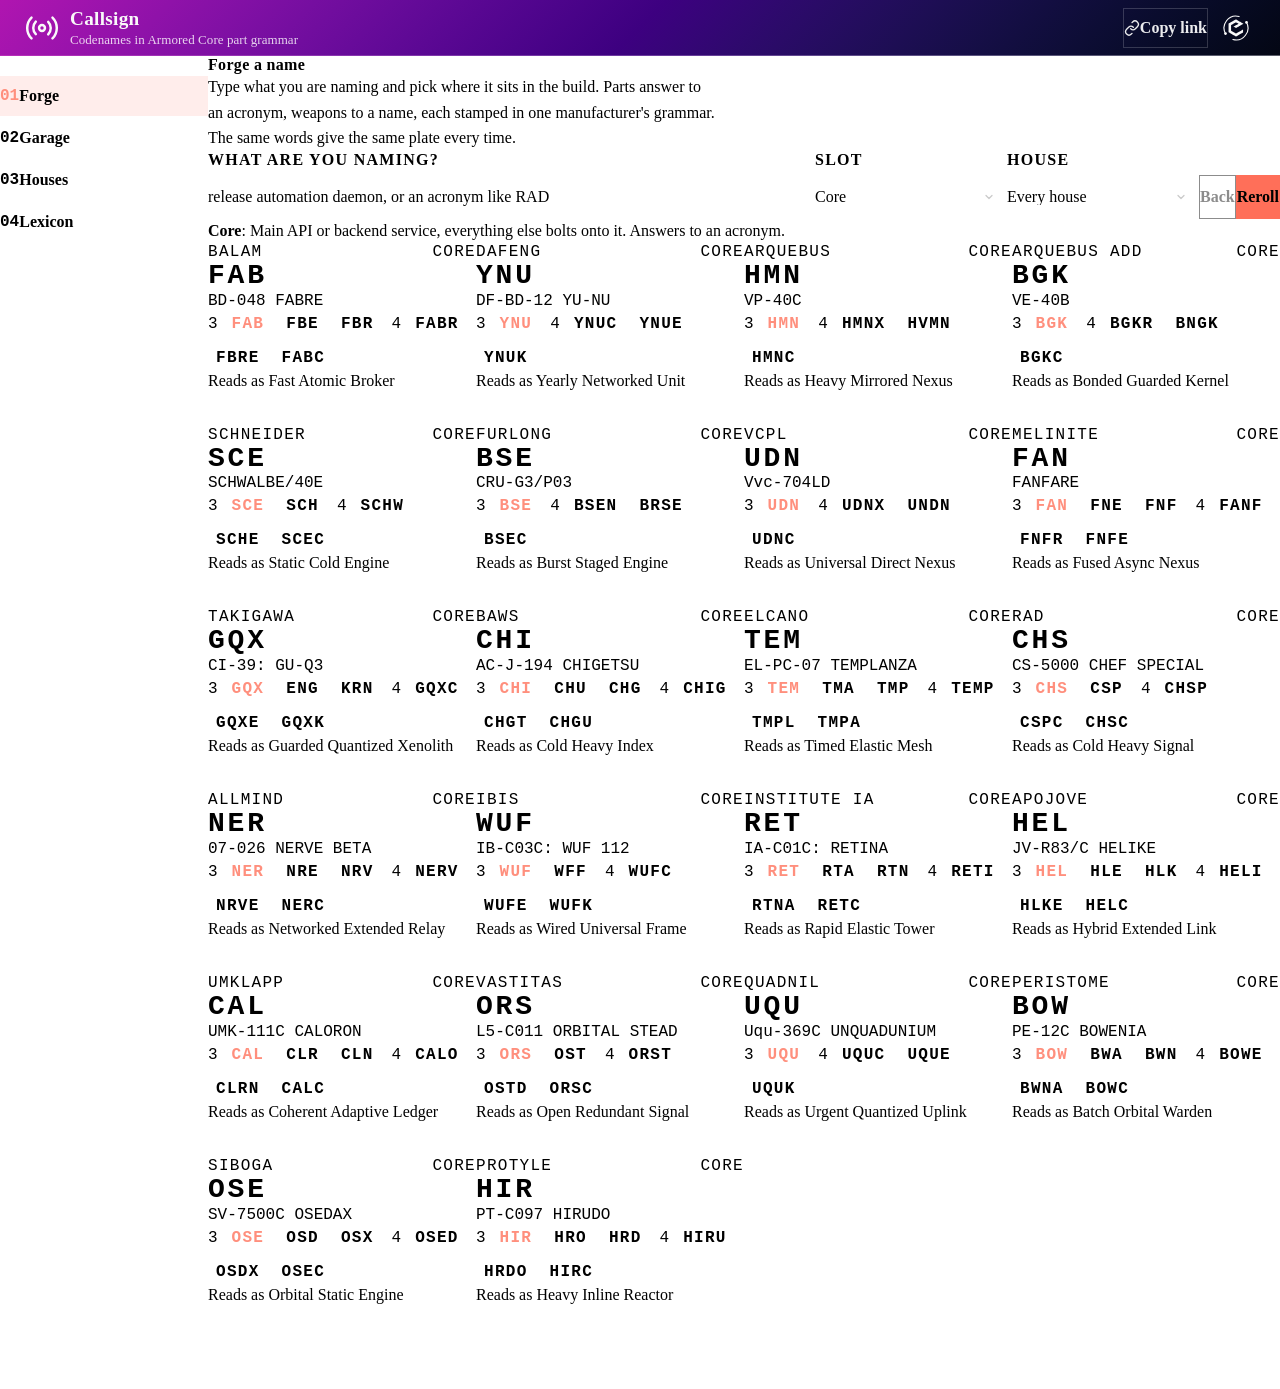
<file: index.html>
<!DOCTYPE html>
<html lang="en">
<head>
  <meta charset="UTF-8">
  <meta name="viewport" content="width=device-width, initial-scale=1.0">
  <link rel="icon" type="image/svg+xml" href="/favicon.svg">
  <link rel="icon" type="image/x-icon" href="/favicon.ico" sizes="16x16 32x32 48x48">
  <link rel="apple-touch-icon" sizes="180x180" href="/apple-touch-icon.png">
  <meta name="apple-mobile-web-app-title" content="Callsign">
  <link rel="manifest" href="/site.webmanifest">
  <meta name="neo-mark" content="on">
  <title>Callsign | AC6 Codenames for Projects</title>
  <meta name="description" content="Generate codenames for projects and services in the grammar of AC6 manufacturers, with 3-letter acronyms, seeded rerolls and a whole-build export">
  <meta property="og:title" content="Callsign | AC6 Codenames for Projects">
  <meta property="og:description" content="Name a whole system as one AC build: frame parts answer to acronyms, weapons to names, and every house keeps its own grammar">
  <meta property="og:type" content="website">
  <meta property="og:url" content="https://callsign.neorgon.com/">
  <meta property="og:site_name" content="Neorgon">
  <meta name="twitter:card" content="summary_large_image">
  <meta name="twitter:title" content="Callsign | AC6 Codenames for Projects">
  <meta name="twitter:description" content="Codenames for projects and tools, stamped in the grammar of AC6 manufacturers">
  <meta name="robots" content="index, follow">
  <link rel="canonical" href="https://callsign.neorgon.com/">
  <meta property="og:locale" content="en_US">
  <meta name="theme-color" content="#040714">
  <meta property="og:image" content="https://callsign.neorgon.com/og-preview.jpg">
  <meta property="og:image:width" content="1200">
  <meta property="og:image:height" content="630">
  <meta property="og:image:alt" content="Callsign: codenames in Armored Core part grammar">
  <meta name="twitter:image" content="https://callsign.neorgon.com/og-preview.jpg">
  <meta name="neo-repo" content="energon-a-secas/callsign-site">
  <meta name="neo-version" content="1.0.0">
  <meta name="neo-updated" content="updated Sep 2026">
  <!-- Fleet design tokens: canonical, do not redeclare locally (docs/references/new-project-context.md, Design) -->
  <link rel="stylesheet" href="https://cdn.neorgon.org/v1.0.0/styles/base.css">
  <link rel="stylesheet" href="css/style.css">
  <!-- Neorgon Header Kit (vendored; ?header=live swaps CSS to CDN). Keep after style.css, the kit owns the header. -->
  <script>(function(){var m=location.search.match(/[?&]theme=([\w-]+)/)||document.cookie.match(/(?:^|;\s*)neo_theme=([\w-]+)/);if(m&&m[1]!=='default')document.documentElement.dataset.theme=decodeURIComponent(m[1]);})();</script>
  <link rel="stylesheet" href="css/neorgon-header.css">
  <link rel="stylesheet" href="css/neorgon-themes.css">
  <link rel="stylesheet" href="https://cdn.neorgon.org/v1.0.0/header/season.css">
  <script defer src="js/neorgon-header.js"></script>
  <!-- Neorgon Footer Kit (vendored). See packages/neorgon-ui/footer/README.md. -->
  <link rel="stylesheet" href="css/neorgon-footer.css">
  <script defer src="js/neorgon-footer.js"></script>
  <!-- Neorgon Beacon Kit (vendored). Report-an-issue ladybug in the footer bar: it
       carries page context to balise.neorgon.com in a URL fragment and the
       visitor writes there. No form on this page and no request from it.
       See packages/neorgon-ui/beacon/README.md. -->
  <meta name="beacon-site" content="callsign-site">
  <link rel="stylesheet" href="css/neorgon-beacon.css">
  <script defer src="js/neorgon-beacon.js"></script>
  <script type="application/ld+json">
  {
    "@context": "https://schema.org",
    "@type": "WebApplication",
    "name": "Callsign",
    "description": "Generate codenames for projects and services in the grammar of AC6 manufacturers, with 3-letter acronyms, seeded rerolls and a whole-build export",
    "url": "https://callsign.neorgon.com/",
    "applicationCategory": "DeveloperApplication",
    "operatingSystem": "Any",
    "offers": { "@type": "Offer", "price": "0", "priceCurrency": "USD" },
    "author": { "@type": "Organization", "name": "Neorgon", "url": "https://neorgon.com/" }
  }
  </script>
</head>
<body>

  <a class="skip-link" href="#main">Skip to content</a>

  <header class="header-bar" data-header-mode="app">
    <div class="header-logo">
      <a href="./" class="header-title-link">
        <img src="https://cdn.neorgon.org/v1.0.0/energon-classic-logo.png" class="header-logo-img" alt="">
        <div class="header-title-wrap">
          <h1>Callsign</h1>
          <div class="header-subtitle">Codenames in Armored Core part grammar</div>
        </div>
      </a>
    </div>

    <div class="header-right">
      <div class="header-actions">
        <button type="button" class="btn btn--ghost btn--sm" id="shareBtn" data-keep-mobile>
          <svg width="16" height="16" viewBox="0 0 24 24" fill="none" stroke="currentColor" stroke-width="2" stroke-linecap="round" stroke-linejoin="round" aria-hidden="true"><path d="M10 13a5 5 0 0 0 7.07 0l3-3a5 5 0 0 0-7.07-7.07l-1 1"/><path d="M14 11a5 5 0 0 0-7.07 0l-3 3a5 5 0 0 0 7.07 7.07l1-1"/></svg>
          <span>Copy link</span>
        </button>
      </div>

      <a class="header-home" href="https://neorgon.com/" title="neorgon.com" aria-label="Neorgon home">
        <svg class="nh-hub-icon" viewBox="0 0 24 24" fill="none" xmlns="http://www.w3.org/2000/svg" aria-hidden="true">
          <path d="M12 4.4 18.58 8.2 18.58 15.8 12 19.6 5.42 15.8 5.42 8.2Z" fill="currentColor" stroke="none"/>
          <g class="nh-orbit">
            <path d="M2.47 17.50 A11.0 11.0 0 0 1 14.85 1.37" fill="none" stroke="currentColor" stroke-width="1.05" stroke-linecap="round"/>
            <path d="M21.53 6.50 A11.0 11.0 0 0 1 9.15 22.63" fill="none" stroke="currentColor" stroke-width="1.05" stroke-linecap="round"/>
            <circle cx="21.71" cy="6.84" r="1.25" fill="currentColor"/>
            <circle cx="2.29" cy="17.16" r="1.25" fill="currentColor"/>
          </g>
        </svg>
      </a>
    </div>
  </header>

  <main id="main">
    <noscript><p class="noscript">Callsign builds every name in your browser, so it needs JavaScript switched on.</p></noscript>

    <div class="shell">
      <nav class="shell__rail" aria-label="Views">
        <button type="button" class="rail-btn" data-view="forge"><span class="rail-btn__no" aria-hidden="true">01</span>Forge</button>
        <button type="button" class="rail-btn" data-view="garage"><span class="rail-btn__no" aria-hidden="true">02</span>Garage</button>
        <button type="button" class="rail-btn" data-view="houses"><span class="rail-btn__no" aria-hidden="true">03</span>Houses</button>
        <button type="button" class="rail-btn" data-view="lexicon"><span class="rail-btn__no" aria-hidden="true">04</span>Lexicon</button>
      </nav>

      <div class="shell__main">
        <div class="notice" id="linkNotice" hidden>
          <p id="linkNoticeText" role="status"></p>
          <button type="button" class="btn btn--ghost btn--sm" id="noticeClose">Dismiss</button>
          <textarea class="notice__copy" id="noticeCopy" rows="5" readonly hidden aria-label="Text to copy"></textarea>
        </div>

        <!-- ── Forge ─────────────────────────────────────────── -->
        <section id="view-forge" class="section" aria-labelledby="forge-title">
          <div class="section__titles">
            <h2 class="section__title" id="forge-title">Forge a name</h2>
            <p class="section__lead">Type what you are naming and pick where it sits in the build. Parts answer to an acronym, weapons to a name, each stamped in one manufacturer's grammar. The same words give the same plate every time.</p>
          </div>

          <div class="forge-bar">
            <label class="field field--seed">
              <span class="field__label">What are you naming?</span>
              <input class="input" id="seed" type="text" maxlength="120" autocomplete="off" spellcheck="false" placeholder="release automation daemon, or an acronym like RAD">
            </label>
            <label class="field">
              <span class="field__label">Slot</span>
              <select class="select" id="slotSel"></select>
            </label>
            <label class="field">
              <span class="field__label">House</span>
              <select class="select" id="houseSel"></select>
            </label>
            <div class="forge-bar__roll">
              <button type="button" class="btn btn--secondary" id="prevRoll">Back</button>
              <button type="button" class="btn btn--primary" id="reroll">Reroll</button>
            </div>
          </div>

          <p class="slot-hint" id="slotHint"></p>
          <p class="sr-only" id="forgeStatus" aria-live="polite"></p>
          <div class="shared" id="forgeShared" hidden></div>
          <div class="plates" id="plates"></div>
        </section>

        <!-- ── Garage ────────────────────────────────────────── -->
        <section id="view-garage" class="section" aria-labelledby="garage-title" hidden>
          <div class="section__titles">
            <h2 class="section__title" id="garage-title">Garage</h2>
            <p class="section__lead">Name a whole system as one build. The frame is the project, inner parts are the platform under it, and the four weapons are the tools it carries. Lock what you like and reroll the rest.</p>
          </div>

          <div class="build-head">
            <label class="field field--seed">
              <span class="field__label">System name</span>
              <input class="input" id="buildName" type="text" maxlength="80" autocomplete="off" spellcheck="false" placeholder="billing platform">
            </label>
            <div class="build-id" id="buildCallsign"></div>
            <div class="build-actions">
              <button type="button" class="btn btn--ghost btn--sm" id="saveBuild">Save to hangar</button>
              <button type="button" class="btn btn--ghost btn--sm" id="newBuild">New build</button>
              <details class="dropdown" id="exportMenu">
                <summary class="btn btn--primary btn--sm">Export</summary>
                <div class="dropdown__panel" role="group" aria-label="Export this build">
                  <button type="button" data-export="md-copy">Copy Markdown table</button>
                  <button type="button" data-export="badges">Copy README badges</button>
                  <button type="button" data-export="chat">Copy chat message</button>
                  <button type="button" data-export="link-copy">Copy share link</button>
                  <button type="button" data-export="md-file">Download .md</button>
                  <button type="button" data-export="json-file">Download .json</button>
                </div>
              </details>
            </div>
          </div>

          <div class="garage-bar">
            <div class="segmented" role="group" aria-label="Frame naming">
              <button type="button" data-frame="matched" aria-pressed="true">Matched frame</button>
              <button type="button" data-frame="mixed" aria-pressed="false">Mixed parts</button>
            </div>
            <label class="field field--inline" id="frameHouseField">
              <span class="field__label">Frame house</span>
              <select class="select select--sm" id="frameHouse"></select>
            </label>
            <button type="button" class="btn btn--secondary btn--sm" id="rerollFrame">Reroll frame</button>
            <button type="button" class="btn btn--secondary btn--sm" id="rerollAll">Reroll unlocked</button>
          </div>

          <div class="assembly" id="assembly"></div>

          <details class="preview">
            <summary>Preview the Markdown export</summary>
            <pre class="preview__body" id="exportPreview"></pre>
          </details>

          <section class="hangar" aria-labelledby="hangar-title">
            <h3 class="hangar__title" id="hangar-title">Hangar <span id="hangarCount"></span></h3>
            <p class="section__lead">Saved builds stay in this browser, newest first. Starting a new build saves the current one here.</p>
            <ul class="hangar__list" id="hangarList"></ul>
          </section>
        </section>

        <!-- ── Houses ────────────────────────────────────────── -->
        <section id="view-houses" class="section" aria-labelledby="houses-title" hidden>
          <div class="section__titles">
            <h2 class="section__title" id="houses-title">Houses</h2>
            <p class="section__lead">Every manufacturer on Rubicon stamps its parts its own way, and Callsign adds seven houses of its own in the same style. Each card shows the grammar, the word family it draws from, a few in-game names for reference, and what it rolls for <span id="housesSeed"></span>.</p>
          </div>
          <div class="house-groups" id="houseGrid"></div>
        </section>

        <!-- ── Lexicon ───────────────────────────────────────── -->
        <section id="view-lexicon" class="section" aria-labelledby="lexicon-title" hidden>
          <div class="section__titles">
            <h2 class="section__title" id="lexicon-title" tabindex="-1">Lexicon</h2>
            <p class="section__lead">Every word a house stamps comes from one family, such as German birds, Basho school poets or placeholder elements, and Callsign picked every one from public sources. Filter the families by subject or language, or paste a name to see where each of its words comes from.</p>
          </div>

          <form class="lookup" id="lookupForm" role="search" aria-label="Look up a word or a designation">
            <label class="field field--seed">
              <span class="field__label">Where is a name from?</span>
              <input class="input" id="lookupInput" type="search" maxlength="120" autocomplete="off" spellcheck="false" placeholder="A word like KIEL, or a whole designation">
            </label>
          </form>
          <div id="lookupResult"></div>

          <div class="facets">
            <fieldset class="facet">
              <legend class="facet__legend">Subject</legend>
              <div class="facet__chips" id="lexSubjects"></div>
            </fieldset>
            <fieldset class="facet">
              <legend class="facet__legend">Language</legend>
              <div class="facet__chips" id="lexLangs"></div>
            </fieldset>
          </div>
          <p class="lexicon__count" id="lexCount"></p>
          <p class="sr-only" id="lexStatus" aria-live="polite"></p>
          <div class="house-groups" id="familyGrid"></div>
        </section>

      </div>
    </div>
  </main>

  <footer class="neo-footer" data-footer-mode="app">
    Unofficial fan tool. Names are generated in your browser; a link carries your words, and README badges are drawn by shields.io.
    <template data-neo-disclaimer data-label="About the names" data-title="About Callsign">
      <p>Callsign is an unofficial fan project. It is not affiliated with, endorsed by, or connected to FromSoftware or Bandai Namco Entertainment. ARMORED CORE is a trademark of its owners.</p>
      <p>Each house borrows an in-game manufacturer's naming grammar: the shape of its codes and the kind of word they end in. The themes are patterns read off the part names, not anything the developers have stated. The words Callsign draws from are its own picks from public sources, such as entomologists' surnames, poets of the Basho school, German bird names, Chinese star names and Spanish vocabulary.</p>
      <p>In-game part names appear on the Houses page as reference examples only. The generator does not draw from them, and a roll that lands exactly on a real part's designation is rolled again.</p>
      <p>Seven houses are Callsign's own and not in the game. Their words are real names from public science sources: small bodies of the outer solar system, exotic and hypothetical particles, megastructure and propulsion proposals, placeholder names for undiscovered elements, strange plants, deep-sea and extremophile genera, and constellations and theories science gave up. The Lexicon page lists every family and cites its sources.</p>
      <p>Names come from what you type, worked out entirely in this browser, and builds you save live in this browser's local storage. Nothing is sent while you work. What you share carries what it names: a link holds your words, or the whole build, in its address, so opening it sends them to GitHub Pages, which hosts this site, and a chat app that unfurls it fetches the same address. A README badge is drawn by shields.io from the name in its address, and GitHub fetches it through its image proxy, so a badge you paste sends that name to both.</p>
    </template>
  </footer>

  <script type="module" src="js/app.js"></script>
</body>
</html>
</file>
<file: css/style.css>
/* ── Reset & base ──────────────────────────────────────────── */
*, *::before, *::after { margin: 0; padding: 0; box-sizing: border-box; }

/*
 * ── Design tokens ─────────────────────────────────────────────
 *
 * Canonical tokens (colors, font, type scale, spacing, radii) come from the CDN:
 *   https://cdn.neorgon.org/v1.0.0/styles/base.css   (linked in index.html)
 * Do NOT redeclare them here: a local copy is how the fleet drifted. The block
 * below holds only what base.css does not define, plus the per-site accent.
 *
 * Motion: base.css still ships --ease-snap (bounce) for legacy sites, but it is
 * deprecated for new work (impeccable law: ease-out exponential, no bounce).
 * Use --ease-out below.
 */

:root {
  /* Per-site identity: set to this site's hub card accent (the accent table in .claude/HUB_REGISTRY.md) */
  --accent: #ff6f59;
  --accent-bright: #ff8f7d;

  /* Site extras base.css does not define */
  --accent-wash: rgba(255, 111, 89, 0.12);
  --accent-line: rgba(255, 111, 89, 0.45);
  --mono: ui-monospace, "SF Mono", SFMono-Regular, Menlo, Consolas, "Liberation Mono", monospace;
  --surface-toast: #1a1730;
  --danger: #e11d48;
  --danger-hover: #f43f5e;
  --ease-out: cubic-bezier(0.22, 1, 0.36, 1);
  --control-height: 44px;
  --control-height-sm: 36px;
  --shadow-card: 0 12px 28px rgba(15, 23, 42, 0.5);
  --shadow-modal: 0 24px 48px rgba(2, 6, 23, 0.58);
  --z-sticky-header: 200;
  --z-modal: 400;
  --z-toast: 500;
}

/* Author display values (e.g. .section/.stack flex) would otherwise defeat the
   hidden attribute, so restore its authority once, globally. */
[hidden] { display: none !important; }

html { height: 100%; }
body {
  font-family: var(--font);
  background: var(--bg);
  min-height: 100%;
  color: var(--text-primary);
  display: flex; flex-direction: column;
}

body.modal-open {
  overflow: hidden;
}

main#main {
  flex: 1;
  display: flex;
  flex-direction: column;
  min-height: 0;
  width: 100%;
}

/* ── Layout ────────────────────────────────────────────────── */
/*
 * GOTCHA: body { display:flex; flex-direction:column } + margin: 0 auto
 * on a child collapses its width, so always pair with width: 100%.
 *
 * GOTCHA: External images (YouTube ggpht, Gravatar, etc.) may block loading
 * when the Referer header points to localhost or an unknown origin. Fix:
 * 1. Add <meta name="referrer" content="no-referrer"> in <head> (global)
 * 2. Or add referrerpolicy="no-referrer" on each <img> tag
 */
.container {
  max-width: 900px;
  width: 100%;
  margin: 0 auto;
  padding: var(--space-6);
  flex: 1;
}

/* ── Side-rail shell (opt-in) ──────────────────────────────────
 * A desktop window is far wider than a comfortable line of text, so a single
 * centred column leaves two large empty gutters and still runs the prose to
 * 100+ characters. This puts the section nav in the left gutter and narrows
 * the reading column, without changing .container for sites that do not use it.
 *
 *   <div class="shell">
 *     <nav class="shell__rail" aria-label="Section"> … </nav>
 *     <div class="shell__main"> … </div>
 *   </div>
 *
 * Below 940px it collapses to one column and the rail becomes a scrollable
 * row, so the same markup works on a phone with no JavaScript involved. From
 * 1240px up, the spare width goes to the right margin only, so the reading
 * column walks onto the page's centre line instead of sitting right of it.
 */
.shell {
  width: 100%;
  max-width: 1240px;
  margin: 0 auto;
  padding: var(--space-6) var(--space-6) 64px;
  display: grid;
  grid-template-columns: minmax(0, 1fr);
  gap: var(--space-6);
  align-content: start;
  flex: 1;
}
/* A 1fr track is minmax(auto, 1fr): a wide child (a board, a table, a long
   code line) sets min-content and stretches the column past the viewport. */
.shell > * { min-width: 0; }

.shell__rail {
  display: flex;
  gap: var(--space-1);
  padding: 4px;
  background: var(--surface-1);
  border: 1px solid var(--border);
  border-radius: var(--radius);
  overflow-x: auto;
  scrollbar-width: none;
}
.shell__rail::-webkit-scrollbar { display: none; }

@media (min-width: 940px) {
  .shell {
    grid-template-columns: 208px minmax(0, 1fr);
    gap: var(--space-8);
    padding: var(--space-8) var(--space-8) 80px;
  }
  .shell__rail {
    position: sticky;
    top: 76px;          /* clears the app-mode header */
    flex-direction: column;
    align-items: stretch;
    gap: 2px;
    padding: var(--space-2);
    overflow: visible;
    align-self: start;
  }
}

/* The rail sits in the left gutter, but with only two tracks it does not stay
   there: the rail plus its gap add to main's left side and nothing balances
   them on the right, so main sits half that distance right of the page's centre
   line (120px at a 208px rail). A column that far off centre reads as a
   misalignment rather than as a nav beside it.
   The correction is to stop splitting the spare width between both margins and
   spend all of it on the right. Main then walks back onto the centre line as the
   window grows, reaching it at 1240 + 208 + 32 = 1480px, and it costs main no
   width at any point on the way: the shell widens, main does not move relative
   to the rail. Below 1240px the shell already fills the viewport, so there is no
   spare width to spend and any correction would come straight out of the
   reading column. That trade is not worth making. */
@media (min-width: 1240px) {
  .shell {
    --shell-nudge: calc(208px + var(--space-8));
    max-width: calc(1240px + var(--shell-nudge));
    padding-right: clamp(
      var(--space-8),
      calc(var(--space-8) + 100vw - 1240px),
      calc(var(--space-8) + var(--shell-nudge))
    );
  }
}

/* Vertical rhythm: use inside .container or nested regions */
.stack {
  display: flex;
  flex-direction: column;
  gap: var(--space-6);
}
.stack--tight { gap: var(--space-4); }
/* Major sections need a real break. At 32px a heading sits almost on top of
   the block above it and the page reads as one undifferentiated column. */
.stack--loose { gap: 56px; }

/* Page section: title row + body (replaces “card everything” for grouping) */
.section {
  display: flex;
  flex-direction: column;
  gap: var(--space-6);
}
.section__header {
  display: flex;
  flex-wrap: wrap;
  align-items: flex-end;
  justify-content: space-between;
  gap: var(--space-4);
}
.section__titles {
  display: flex;
  flex-direction: column;
  gap: var(--space-1);
  min-width: 0;
}
.section__title {
  font-size: var(--text-xl);
  font-weight: 600;
  letter-spacing: 0.02em;
  color: var(--text-primary);
}
.section__lead {
  font-size: var(--text-sm);
  color: var(--text-muted);
  line-height: 1.6;
  max-width: 64ch;   /* 65-75 characters is the readable measure */
}
.section__lead code {
  font-family: ui-monospace, SFMono-Regular, Menlo, Monaco, Consolas, "Liberation Mono", monospace;
  font-size: 0.92em;
  color: var(--text-secondary);
}
.stack > .card { margin-bottom: 0; }
.toolbar {
  display: flex;
  flex-wrap: wrap;
  align-items: center;
  gap: var(--space-2);
}

/* ── Header ────────────────────────────────────────────────────
 * Owned by the Neorgon Header Kit (css/neorgon-header.css, canonical
 * source: packages/neorgon-ui/header/). Do NOT style .header-bar,
 * .header-logo*, .header-title-link, .header-subtitle, .header-right,
 * .header-actions, or .header-home here. Sign-in UI belongs to the
 * Auth Kit (css/neorgon-auth.css), so write no .auth-* styles either.
 */
nav {
  display: flex;
  align-items: center;
  gap: var(--space-2);
}

/* ── Buttons (canonical) ─────────────────────────────────────
 * Use .btn + a variant. Alias: .nav-link = toolbar ghost.
 */
.btn {
  display: inline-flex;
  align-items: center;
  justify-content: center;
  gap: var(--space-2);
  min-height: var(--control-height);
  padding: 0 var(--space-4);
  border-radius: var(--radius-sm);
  font-family: inherit;
  font-size: var(--text-sm);
  font-weight: 600;
  line-height: 1.2;
  text-decoration: none;
  cursor: pointer;
  border: 1px solid transparent;
  background: transparent;
  color: var(--text-primary);
  transition:
    background-color var(--dur),
    color var(--dur),
    border-color var(--dur),
    box-shadow var(--dur),
    transform var(--dur-fast);
  -webkit-tap-highlight-color: transparent;
}
.btn:disabled,
.btn[aria-disabled="true"] {
  opacity: 0.45;
  cursor: not-allowed;
  pointer-events: none;
}
.btn--sm {
  min-height: var(--control-height-sm);
  padding: 0 var(--space-3);
  font-size: var(--text-xs);
}
.btn--block { width: 100%; }
.btn--icon {
  min-width: var(--control-height);
  padding: 0;
}
.btn--primary {
  background: var(--accent);
  /* Dark ink on coral: white on #ff6f59 is 2.7:1, the page ground is 7.4:1. */
  color: var(--bg);
  border-color: transparent;
}
.btn--primary:hover { background: var(--accent-bright); }
.btn--secondary {
  background: var(--surface-2);
  color: var(--text-primary);
  border-color: var(--border-strong);
}
.btn--secondary:hover {
  background: rgba(255, 255, 255, 0.1);
}
.btn--ghost {
  background: transparent;
  color: rgba(255,255,255,0.92);
  border-color: rgba(255,255,255,0.18);
}
.btn--ghost:hover {
  background: rgba(255,255,255,0.1);
  color: #fff;
}
.btn--danger {
  background: var(--danger);
  color: #fff;
  border-color: transparent;
}
.btn--danger:hover { background: var(--danger-hover); }

/* Toolbar ghost (header nav): same as .btn.btn--ghost.btn--sm */
.nav-link {
  display: inline-flex;
  align-items: center;
  justify-content: center;
  min-height: var(--control-height);
  padding: 0 var(--space-3);
  border: 1px solid rgba(255,255,255,0.18);
  border-radius: var(--radius-sm);
  background: transparent;
  color: rgba(255,255,255,0.92);
  cursor: pointer;
  font-family: inherit;
  font-size: var(--text-sm);
  font-weight: 600;
  transition: background-color var(--dur), color var(--dur), border-color var(--dur);
}
.nav-link:hover {
  background: rgba(255,255,255,0.1);
  color: #fff;
}

/* ── Sheet (inline panel under header), not a modal ──────────
 * Use for filters and compact forms. No backdrop; page scrolls.
 * For blocking overlays use .modal below. Sign-in is neither: the Auth Kit
 * (packages/neorgon-ui/auth/) owns its own dialog.
 */
.sheet {
  background: rgba(255,255,255,0.02);
  border-bottom: 1px solid var(--border-subtle);
  max-height: 0;
  overflow: hidden;
  transition: max-height 0.3s ease-out;
}
.sheet.open { max-height: 300px; }
.sheet__inner {
  padding: var(--space-6);
  max-width: 400px;
  margin: 0 auto;
}

/* ── Modal (blocking overlay) ──────────────────────────────── */
.modal[hidden] {
  display: none !important;
}
.modal {
  position: fixed;
  inset: 0;
  z-index: var(--z-modal);
  display: flex;
  align-items: center;
  justify-content: center;
  padding: var(--space-4);
}
.modal__backdrop {
  position: absolute;
  inset: 0;
  background: rgba(2, 4, 12, 0.85);
  -webkit-backdrop-filter: blur(10px); /* Safari still needs the prefix */
  backdrop-filter: blur(10px);
}
.modal__dialog {
  position: relative;
  z-index: 1;
  display: flex;
  flex-direction: column;
  width: min(100%, 520px);
  max-height: min(90vh, 680px);
  overflow: hidden;
  background: var(--surface-1);
  border: 1px solid var(--border-strong);
  border-radius: var(--radius-lg);
  box-shadow: var(--shadow-modal);
}
/* For modals holding option grids or editors: narrow dialogs cramp them */
.modal__dialog--wide {
  width: min(100%, 760px);
}
.modal__header {
  display: flex;
  align-items: center;
  justify-content: space-between;
  gap: var(--space-4);
  padding: var(--space-4) var(--space-6);
  border-bottom: 1px solid var(--border-subtle);
}
.modal__header h2 {
  font-size: var(--text-lg);
  font-weight: 600;
  color: var(--text-primary);
}
.modal__body {
  padding: var(--space-6);
  overflow: auto;
  font-size: var(--text-sm);
  color: var(--text-secondary);
  line-height: 1.55;
}
.modal__body code {
  font-family: ui-monospace, SFMono-Regular, Menlo, Monaco, Consolas, "Liberation Mono", monospace;
  font-size: 0.9em;
  color: var(--text-primary);
}
.modal__footer {
  display: flex;
  flex-wrap: wrap;
  justify-content: flex-end;
  gap: var(--space-2);
  padding: var(--space-4) var(--space-6);
  border-top: 1px solid var(--border-subtle);
}

/* ── Card ──────────────────────────────────────────────────── */
/*
 * GOTCHA: backdrop-filter creates a stacking context, so dropdowns inside
 * a card can be clipped by a later card's stacking context. Fix by adding
 * position: relative; z-index: 10 to the card that owns the open dropdown.
 *
 * Default: static surface (no hover lift, avoids generic “dashboard demo”).
 * Use .card--interactive for raised hover + entrance motion.
 *
 * GOTCHA: a <button> or <a> used AS a card does not inherit body text color,
 * buttons default to canvas text (near-black), rendering invisible on the dark
 * bg. When a card is an interactive element, set color: var(--text-primary)
 * and font-family: var(--font) explicitly on it.
 */
.card {
  background: var(--surface-1);
  border: 1px solid var(--border);
  border-radius: var(--radius-lg);
  padding: var(--space-6);
  margin-bottom: var(--space-6);
  backdrop-filter: blur(10px);
  transition: border-color var(--dur), box-shadow var(--dur);
}
.card:hover {
  border-color: var(--border-strong);
  box-shadow: 0 8px 20px rgba(15, 23, 42, 0.45);
}
.card--interactive {
  transition:
    transform var(--dur) ease-out,
    box-shadow var(--dur) ease-out,
    border-color var(--dur);
  animation: fadeIn 0.35s ease-out both;
}
.card--interactive:hover {
  transform: translateY(-3px);
  box-shadow: var(--shadow-card);
  border-color: var(--border-strong);
}
.card--enter {
  animation: fadeIn 0.35s ease-out both;
}
.card--flat:hover {
  box-shadow: none;
}
/* Card with an action row, in an equal-height grid: pin the toolbar to the
   bottom so buttons align across cards whose text wraps differently. */
.card--actions {
  display: flex;
  flex-direction: column;
}
.card--actions > .toolbar:last-child {
  margin-top: auto;
}

/* ── Button press feedback ─────────────────────────────────── */
button:active,
.btn:active,
.nav-link:active {
  transform: scale(0.98);
  transition-duration: var(--dur-fast);
}

@keyframes fadeIn {
  from { opacity: 0; transform: translateY(6px); }
  to   { opacity: 1; transform: translateY(0); }
}

/* ── Skeleton loading ──────────────────────────────────────── */
@keyframes shimmer { to { background-position: -200% 0; } }
.skeleton {
  background: linear-gradient(90deg, var(--surface-1) 25%, var(--surface-2) 50%, var(--surface-1) 75%);
  background-size: 200% 100%;
  animation: shimmer 1.5s ease-in-out infinite;
  border-radius: var(--radius);
}

/* ── Toast ─────────────────────────────────────────────────── */
.toast {
  position: fixed;
  bottom: var(--space-6);
  right: var(--space-6);
  z-index: var(--z-toast);
  max-width: min(360px, calc(100vw - var(--space-8)));
  background: var(--surface-toast);
  border: 1px solid var(--border);
  border-radius: var(--radius);
  padding: var(--space-3) var(--space-4);
  font-size: var(--text-sm);
  color: var(--text-primary);
  box-shadow: var(--shadow-card);
  pointer-events: none;
  transform: translateY(8px);
  opacity: 0;
  transition: opacity 0.2s ease-out, transform 0.2s ease-out;
}
.toast.visible {
  opacity: 1;
  transform: translateY(0);
}

/* ── Footer ────────────────────────────────────────────────────
   Owned by the Neorgon Footer Kit (css/neorgon-footer.css).
   Don't add .neo-footer rules here. Edit packages/neorgon-ui/footer/
   and re-run sync-footer.sh. */

/* ── Focus styles ──────────────────────────────────────────── */
:focus-visible {
  outline: 2px solid var(--accent-bright);
  outline-offset: 2px;
}

/* ── Skip link ─────────────────────────────────────────────── */
.skip-link {
  position: absolute;
  top: -100%;
  left: var(--space-4);
  z-index: 1000;
  padding: var(--space-2) var(--space-4);
  background: var(--accent-bright);
  color: #000;
  font-weight: 600;
  font-size: var(--text-sm);
  border-radius: 0 0 var(--radius-sm) var(--radius-sm);
  text-decoration: none;
  transition: top var(--dur);
}
.skip-link:focus { top: 0; }

/* ── Reduced motion ────────────────────────────────────────── */
@media (prefers-reduced-motion: reduce) {
  *, *::before, *::after {
    animation-duration: 0.01ms !important;
    animation-iteration-count: 1 !important;
    transition: none !important;
  }
  .card--interactive:hover { transform: none; }
}

/* ══ Callsign ════════════════════════════════════════════════ */

.sr-only {
  position: absolute; width: 1px; height: 1px; padding: 0; margin: -1px;
  overflow: hidden; clip: rect(0 0 0 0); white-space: nowrap; border: 0;
}
.noscript {
  max-width: 64ch; margin: var(--space-8) auto 0; padding: var(--space-4);
  border: 1px solid var(--border); border-radius: var(--radius); color: var(--text-secondary);
}
.btn--icon.btn--sm { min-width: var(--control-height-sm); }

/* What a shared link could not reproduce: a newer grammar, an unknown id. */
.notice {
  display: flex; flex-wrap: wrap; align-items: center; justify-content: space-between; gap: var(--space-3);
  margin-bottom: var(--space-6); padding: var(--space-3) var(--space-4);
  border: 1px solid var(--accent-line); border-radius: var(--radius); background: var(--accent-wash);
  font-size: var(--text-sm); color: var(--text-primary);
}
.notice p { max-width: 70ch; line-height: 1.5; }
.notice__copy {
  flex-basis: 100%; min-height: 6rem; padding: var(--space-2) var(--space-3);
  border: 1px solid var(--border-strong); border-radius: var(--radius-sm); background: var(--bg);
  color: var(--text-primary); font-family: var(--mono); font-size: var(--text-xs); resize: vertical;
}

/* ── Rail ──────────────────────────────────────────────────── */
.rail-btn {
  display: flex; align-items: center; gap: var(--space-3);
  min-height: 40px; padding: 0 var(--space-3);
  border: 0; border-radius: var(--radius-sm);
  background: transparent; color: var(--text-secondary);
  font-family: inherit; font-size: var(--text-sm); font-weight: 600;
  text-align: left; white-space: nowrap; cursor: pointer;
  transition: background-color var(--dur), color var(--dur);
}
.rail-btn:hover { background: var(--surface-2); color: var(--text-primary); }
.rail-btn[aria-current="page"] { background: var(--accent-wash); color: var(--text-primary); }
.rail-btn__no { font-family: var(--mono); font-size: var(--text-xs); color: var(--text-muted); }
.rail-btn[aria-current="page"] .rail-btn__no { color: var(--accent-bright); }

/* ── Fields ────────────────────────────────────────────────── */
.field { display: flex; flex-direction: column; gap: 6px; min-width: 0; }
.field--inline { flex-direction: row; align-items: center; gap: var(--space-2); }
.field__label {
  font-size: var(--text-xs); font-weight: 600; letter-spacing: 0.08em;
  text-transform: uppercase; color: var(--text-muted);
}
.input, .select {
  width: 100%; min-height: var(--control-height); padding: 0 var(--space-3);
  background: var(--surface-1); border: 1px solid var(--border-strong); border-radius: var(--radius-sm);
  color: var(--text-primary); font-family: inherit; font-size: var(--text-base);
  transition: border-color var(--dur);
}
.input::placeholder { color: var(--text-muted); }
.input:focus-visible, .select:focus-visible { outline: 2px solid var(--accent-bright); outline-offset: 1px; }
.input--sm, .select--sm { min-height: var(--control-height-sm); font-size: var(--text-sm); }
.select {
  appearance: none; -webkit-appearance: none; padding-right: 34px; cursor: pointer;
  background-image: url("data:image/svg+xml,%3Csvg xmlns='http://www.w3.org/2000/svg' width='12' height='12' viewBox='0 0 24 24' fill='none' stroke='%23cacaca' stroke-width='2.5' stroke-linecap='round' stroke-linejoin='round'%3E%3Cpath d='m6 9 6 6 6-6'/%3E%3C/svg%3E");
  background-repeat: no-repeat; background-position: right 12px center;
}
.select option, .select optgroup { background-color: var(--bg); color: var(--text-primary); }
.select:disabled { opacity: 0.55; cursor: not-allowed; }
.field--inline .select { width: auto; min-width: 11rem; }

/* ── Forge ─────────────────────────────────────────────────── */
.forge-bar {
  display: grid; gap: var(--space-3); align-items: end;
  grid-template-columns: minmax(0, 1fr) minmax(0, 12rem) minmax(0, 12rem) auto;
}
.forge-bar__roll { display: flex; gap: var(--space-2); }
.slot-hint { font-size: var(--text-sm); line-height: 1.5; color: var(--text-muted); }
.slot-hint strong { font-weight: 600; color: var(--text-secondary); }

.plates { display: grid; grid-template-columns: repeat(auto-fill, minmax(15.5rem, 1fr)); gap: var(--space-4); }
.plate {
  display: flex; flex-direction: column; gap: var(--space-3); padding: var(--space-4);
  background: var(--surface-1); border: 1px solid var(--border); border-radius: var(--radius);
  transition: border-color var(--dur);
}
.plate:hover { border-color: var(--border-strong); }
.plate__meta {
  display: flex; justify-content: space-between; gap: var(--space-2);
  padding-bottom: var(--space-2); border-bottom: 1px dashed var(--border);
  font-family: var(--mono); font-size: var(--text-xs); letter-spacing: 0.08em; text-transform: uppercase;
  color: var(--text-muted);
}
.plate__callsign {
  font-family: var(--mono); font-size: 1.75rem; font-weight: 700; line-height: 1.1;
  letter-spacing: 0.1em; color: var(--text-primary); overflow-wrap: anywhere;
}
.plate__designation { font-family: var(--mono); font-size: var(--text-sm); overflow-wrap: anywhere; }
.plate__title {
  font-family: var(--mono); font-size: var(--text-lg); font-weight: 600; line-height: 1.35;
  letter-spacing: 0.04em; overflow-wrap: anywhere;
}
.plate__code { color: var(--text-muted); }
.plate__name { color: var(--text-primary); }
.plate--compact { gap: var(--space-2); }

.shared {
  display: flex; flex-wrap: wrap; align-items: center; gap: var(--space-3) var(--space-6);
  padding-bottom: var(--space-4); border-bottom: 1px solid var(--border-subtle);
}
.shared__acronym { font-family: var(--mono); font-size: 2.5rem; font-weight: 700; line-height: 1; letter-spacing: 0.14em; }
.shared__body { display: flex; flex-direction: column; gap: 6px; min-width: 0; }
.shared__label { font-size: var(--text-sm); color: var(--text-muted); }
.plate__reads { font-size: var(--text-sm); color: var(--text-muted); }
.plate__reads span { color: var(--text-secondary); }
.plate__actions { display: flex; flex-wrap: wrap; gap: var(--space-2); margin-top: auto; }

.chips { display: flex; flex-wrap: wrap; align-items: center; gap: 6px; }
.chips__label { padding-left: 4px; font-family: var(--mono); font-size: var(--text-xs); color: var(--text-muted); }
.chips__label:first-child { padding-left: 0; }
.chip {
  min-height: 28px; padding: 0 8px;
  border: 1px solid var(--border); border-radius: var(--radius-sm);
  background: transparent; color: var(--text-secondary);
  font-family: var(--mono); font-size: var(--text-xs); font-weight: 600; letter-spacing: 0.08em;
  cursor: copy; transition: border-color var(--dur), color var(--dur);
}
.chip:hover { border-color: var(--border-strong); color: var(--text-primary); }
.chip--lead { border-color: var(--accent-line); color: var(--accent-bright); }

/* ── Garage ────────────────────────────────────────────────── */
.build-head { display: grid; grid-template-columns: minmax(0, 22rem) minmax(0, 1fr) auto; gap: var(--space-6); align-items: end; }
.build-actions { display: flex; flex-wrap: wrap; align-items: center; justify-content: flex-end; gap: var(--space-2); }
.build-id { display: flex; align-items: center; gap: var(--space-4); min-width: 0; }
.build-id__acronym {
  font-family: var(--mono); font-size: 2.5rem; font-weight: 700; line-height: 1;
  letter-spacing: 0.14em; color: var(--text-primary);
}
.build-id__meta { display: flex; flex-direction: column; gap: 2px; min-width: 0; font-size: var(--text-sm); color: var(--text-muted); }
.build-id__meta code { font-family: var(--mono); color: var(--text-primary); }

.garage-bar { display: flex; flex-wrap: wrap; align-items: center; gap: var(--space-2); }
.segmented {
  display: inline-flex; gap: 2px; padding: 3px;
  border: 1px solid var(--border); border-radius: var(--radius-sm); background: var(--surface-1);
}
.segmented button {
  min-height: 30px; padding: 0 var(--space-3); border: 0; border-radius: 4px;
  background: transparent; color: var(--text-muted);
  font-family: inherit; font-size: var(--text-xs); font-weight: 600; cursor: pointer;
  transition: background-color var(--dur), color var(--dur);
}
.segmented button:hover { color: var(--text-primary); }
.segmented button[aria-pressed="true"] { background: var(--surface-2); color: var(--text-primary); box-shadow: inset 0 0 0 1px var(--border-strong); }

.dropdown { position: relative; }
.dropdown > summary { list-style: none; }
.dropdown > summary::-webkit-details-marker { display: none; }
.dropdown__panel {
  position: absolute; right: 0; top: calc(100% + 6px); z-index: 20;
  display: flex; flex-direction: column; min-width: 12rem; padding: 4px;
  background: var(--bg); border: 1px solid var(--border-strong); border-radius: var(--radius);
  box-shadow: var(--shadow-card);
}
/* Set by events.js when a panel would leave the viewport. */
.dropdown__panel--start { left: 0; right: auto; }
/* A plate's menu sits at its left edge, so it opens rightward unless that overflows. */
.dropdown--start .dropdown__panel { left: 0; right: auto; }
.dropdown .dropdown__panel--end { left: auto; right: 0; }
.dropdown .dropdown__panel--up { top: auto; bottom: calc(100% + 6px); }
.dropdown__panel button {
  min-height: 36px; padding: 0 var(--space-3); border: 0; border-radius: var(--radius-sm);
  background: transparent; color: var(--text-secondary);
  font-family: inherit; font-size: var(--text-sm); text-align: left; cursor: pointer;
}
.dropdown__panel button:hover, .dropdown__panel button:focus-visible { background: var(--surface-2); color: var(--text-primary); }

.assembly { display: flex; flex-direction: column; gap: var(--space-6); }
.bay-group { display: flex; flex-direction: column; gap: var(--space-2); }
.bay-group__title { font-size: var(--text-xs); font-weight: 600; letter-spacing: 0.1em; text-transform: uppercase; color: var(--text-secondary); }
.bay-group__title span { margin-left: var(--space-2); font-weight: 500; letter-spacing: 0; text-transform: none; color: var(--text-muted); }
.bay-list { border: 1px solid var(--border); border-radius: var(--radius); background: var(--surface-1); }
.bay {
  display: grid; gap: var(--space-3); align-items: center; padding: var(--space-3) var(--space-4);
  grid-template-columns: minmax(0, 11rem) minmax(0, 1fr) minmax(0, 10rem) minmax(0, 1.3fr) auto;
  grid-template-areas: "slot note house plate actions";
}
.bay + .bay { border-top: 1px solid var(--border-subtle); }
.bay__slot { grid-area: slot; display: flex; flex-direction: column; gap: 4px; min-width: 0; }
.bay__note { grid-area: note; }
.bay__house { grid-area: house; }
.bay__plate { grid-area: plate; display: flex; flex-direction: column; gap: 6px; min-width: 0; }
.bay__actions { grid-area: actions; display: flex; gap: 2px; }
.bay__toggle { display: flex; align-items: center; gap: var(--space-2); min-height: 24px; font-size: var(--text-sm); font-weight: 600; cursor: pointer; }
.bay__toggle input { width: 18px; height: 18px; accent-color: var(--accent); }
.bay__role { font-size: var(--text-xs); line-height: 1.35; color: var(--text-muted); }
.bay__callsign { display: flex; flex-wrap: wrap; align-items: baseline; gap: 2px var(--space-3); min-width: 0; }
.bay__callsign strong { font-family: var(--mono); font-size: var(--text-lg); letter-spacing: 0.08em; }
.bay__code {
  display: inline-flex; align-items: center; min-height: 24px; padding: 0; border: 0; background: none;
  text-align: left; cursor: copy;
  font-family: var(--mono); font-size: var(--text-xs); color: var(--text-secondary); overflow-wrap: anywhere;
}
.bay__code:hover { color: var(--text-primary); text-decoration: underline; text-underline-offset: 3px; }
/* A switched-off bay keeps only its toggle, so nothing in it is dimmed but still clickable. */
.bay[data-on="false"] :is(.bay__note, .bay__house, .bay__plate, .bay__actions) { display: none; }
.bay[data-on="false"] .bay__toggle span { color: var(--text-secondary); }
.bay [data-act="lock"][aria-pressed="true"] { color: var(--accent-bright); }

.preview summary { width: fit-content; min-height: 24px; font-size: var(--text-sm); color: var(--text-secondary); cursor: pointer; }
.preview__body {
  margin-top: var(--space-3); padding: var(--space-4); max-height: 22rem; overflow: auto;
  background: var(--surface-1); border: 1px solid var(--border); border-radius: var(--radius);
  font-family: var(--mono); font-size: var(--text-xs); line-height: 1.6; color: var(--text-secondary); white-space: pre;
}

.hangar { display: flex; flex-direction: column; gap: var(--space-3); padding-top: var(--space-6); border-top: 1px solid var(--border-subtle); }
.hangar__title { font-size: var(--text-lg); font-weight: 600; }
.hangar__title span { margin-left: var(--space-2); font-family: var(--mono); font-size: var(--text-sm); color: var(--text-muted); }
.hangar__list { display: flex; flex-direction: column; gap: var(--space-2); list-style: none; }
.hangar__item {
  display: flex; flex-wrap: wrap; align-items: center; justify-content: space-between; gap: var(--space-3);
  padding: var(--space-3) var(--space-4);
  background: var(--surface-1); border: 1px solid var(--border); border-radius: var(--radius);
}
.hangar__name { display: flex; flex-wrap: wrap; align-items: baseline; gap: var(--space-3); min-width: 0; }
.hangar__name strong { font-family: var(--mono); letter-spacing: 0.1em; }
.hangar__name small { font-size: var(--text-xs); color: var(--text-muted); }
.hangar__name .hangar__stale { color: var(--accent-bright); }
.hangar__empty { font-size: var(--text-sm); color: var(--text-muted); }

/* ── Houses ────────────────────────────────────────────────── */
.house-groups { display: flex; flex-direction: column; gap: var(--space-8); }
.house-group { display: flex; flex-direction: column; gap: var(--space-4); }
.house-group__title { font-size: var(--text-lg); font-weight: 600; }
.houses { display: grid; grid-template-columns: repeat(auto-fill, minmax(18rem, 1fr)); gap: var(--space-4); }
.house {
  display: flex; flex-direction: column; gap: var(--space-3); padding: var(--space-4);
  background: var(--surface-1); border: 1px solid var(--border); border-radius: var(--radius);
}
.house > .btn { align-self: flex-start; margin-top: auto; }
.house__head { display: flex; flex-direction: column; gap: 2px; }
.house__name { font-size: var(--text-lg); font-weight: 700; letter-spacing: 0.02em; }
.house__tag { font-size: var(--text-xs); letter-spacing: 0.06em; text-transform: uppercase; color: var(--text-muted); }
.house__theme { font-size: var(--text-sm); line-height: 1.5; color: var(--text-secondary); }
.house__facts { display: grid; grid-template-columns: max-content minmax(0, 1fr); gap: 6px var(--space-3); font-size: var(--text-sm); }
.house__facts dt { padding-top: 2px; font-size: var(--text-xs); letter-spacing: 0.06em; text-transform: uppercase; color: var(--text-muted); }
.house__facts dd { display: flex; flex-wrap: wrap; gap: 4px 8px; min-width: 0; }
.house__facts code { font-family: var(--mono); font-size: 0.8rem; color: var(--text-secondary); overflow-wrap: anywhere; }
.house__none { color: var(--text-muted); }

/* A text button that reads as a link: Houses to Lexicon, clear filters. */
.linkbtn {
  display: inline; min-height: 24px; padding: 0; border: 0; background: none;
  color: var(--accent-bright); font: inherit; text-align: left; text-decoration: underline;
  text-underline-offset: 3px; cursor: pointer;
}
.linkbtn:hover { color: var(--text-primary); }

/* ── Lexicon ───────────────────────────────────────────────── */
.lookup, .family { scroll-margin-top: 80px; }
.lookup-result {
  display: flex; flex-direction: column; gap: var(--space-3); padding: var(--space-4);
  background: var(--surface-1); border: 1px solid var(--border); border-radius: var(--radius);
  font-size: var(--text-sm);
}
.lookup-result__verdict { line-height: 1.5; color: var(--text-primary); }
.lookup-result__verdict code { font-family: var(--mono); font-size: 0.85rem; }
.lookup-result__hits { display: flex; flex-direction: column; gap: var(--space-2); margin: 0; padding: 0; list-style: none; }
.hit {
  display: flex; flex-wrap: wrap; align-items: center; gap: 4px var(--space-3);
  padding-top: var(--space-2); border-top: 1px solid var(--border-subtle);
}
.hit:first-child { padding-top: 0; border-top: 0; }
.hit__word { font-family: var(--mono); letter-spacing: 0.06em; overflow-wrap: anywhere; }
.hit__family { font-weight: 600; }
.hit__meta { flex: 1 1 16rem; color: var(--text-muted); }
.lookup-result__marks, .lookup-result__miss { line-height: 1.5; color: var(--text-secondary); }
.lookup-result__suggest { display: flex; flex-direction: column; gap: var(--space-2); color: var(--text-muted); }
.chip--button { cursor: pointer; }

.facets { display: flex; flex-direction: column; gap: var(--space-3); padding-bottom: var(--space-4); border-bottom: 1px solid var(--border-subtle); }
.facet { margin: 0; padding: 0; border: 0; min-width: 0; }
.facet__legend {
  margin-bottom: 6px; padding: 0;
  font-size: var(--text-xs); font-weight: 600; letter-spacing: 0.08em; text-transform: uppercase; color: var(--text-muted);
}
.facet__chips { display: flex; flex-wrap: wrap; gap: 6px; }
/* Native radios: one Tab stop per group, arrow keys move the choice. */
.facet__opt { position: relative; display: inline-flex; }
.facet__input { position: absolute; inset: 0; margin: 0; opacity: 0; cursor: pointer; }
.facet__chip {
  display: inline-flex; align-items: center; gap: 6px;
  font-family: inherit; letter-spacing: 0; cursor: pointer;
}
.facet__count { font-family: var(--mono); color: var(--text-muted); }
.facet__chip--empty { border-style: dashed; color: var(--text-muted); }
.facet__input:checked + .facet__chip {
  border: 2px solid var(--accent); padding: 0 7px;
  background: var(--accent-wash); color: var(--text-primary);
}
.facet__input:checked + .facet__chip .facet__count { color: var(--text-secondary); }
.facet__input:focus-visible + .facet__chip { outline: 2px solid var(--accent-bright); outline-offset: 2px; }

.lexicon__count { font-size: var(--text-sm); color: var(--text-muted); }
.lexicon__empty {
  display: flex; flex-wrap: wrap; align-items: center; gap: var(--space-3);
  padding: var(--space-4); border: 1px dashed var(--border); border-radius: var(--radius);
  font-size: var(--text-sm); color: var(--text-secondary);
}

.family__uses, .family__sources { display: flex; flex-direction: column; gap: 2px; margin: 0; padding: 0; list-style: none; }
.family__sources { gap: 6px; }
.family__sources a { color: var(--accent-bright); overflow-wrap: anywhere; }
.family__pool { font-size: var(--text-xs); font-weight: 600; letter-spacing: 0.06em; text-transform: uppercase; color: var(--text-muted); }
.family__pool span { font-weight: 400; letter-spacing: 0; text-transform: none; }
/* Lower case in the page, so a screen reader says words instead of spelling capitals. */
.family__words {
  display: flex; flex-wrap: wrap; gap: 4px 12px; margin: 0; padding: 0; list-style: none;
  font-family: var(--mono); font-size: var(--text-xs); letter-spacing: 0.06em; text-transform: uppercase;
  color: var(--text-secondary); overflow-wrap: anywhere;
}
.family__words mark { padding: 0 2px; background: var(--accent-wash); color: var(--text-primary); outline: 1px solid var(--accent-line); }
.family__more { color: var(--text-muted); }
.family__actions { display: flex; flex-wrap: wrap; gap: var(--space-2); margin-top: auto; }
/* One picked family gets the width a long word list needs. */
.houses--one { grid-template-columns: minmax(0, 52rem); }

/* ── Callsign breakpoints ──────────────────────────────────── */
@media (max-width: 1180px) {
  .bay {
    grid-template-columns: minmax(0, 1fr) minmax(0, 1fr) auto;
    grid-template-areas: "slot slot actions" "note house house" "plate plate plate";
  }
}
@media (max-width: 1100px) {
  .forge-bar { grid-template-columns: minmax(0, 1fr) minmax(0, 1fr); }
  .forge-bar .field--seed, .forge-bar__roll { grid-column: 1 / -1; }
  .build-head { grid-template-columns: minmax(0, 1fr) auto; }
  .build-actions { grid-column: 1 / -1; justify-content: flex-start; }
}
@media (max-width: 760px) {
  .build-head { grid-template-columns: minmax(0, 1fr); gap: var(--space-4); }
}
@media (max-width: 560px) {
  /* Four views fit one row at 390px once the numbers go. */
  .rail-btn__no { display: none; }
  .rail-btn { flex: 1 1 0; justify-content: center; text-align: center; padding: 0 var(--space-2); }
  .forge-bar { grid-template-columns: minmax(0, 1fr); }
  .forge-bar__roll .btn { flex: 1; }
  .bay { grid-template-columns: minmax(0, 1fr) auto; grid-template-areas: "slot actions" "note note" "house house" "plate plate"; }
  .build-id__acronym { font-size: 2rem; }
}

/* ── Responsive ────────────────────────────────────────────── */
@media (max-width: 600px) {
  .container { padding: var(--space-4); }
  .toast {
    left: var(--space-4);
    right: var(--space-4);
    max-width: none;
  }
}
</file>
<file: css/neorgon-header.css>
/* ══════════════════════════════════════════════════════════════
   Neorgon Header Kit — header.css
   Canonical source: packages/neorgon-ui/header/
   Vendored per site as css/neorgon-header.css — do not edit copies.
   Live CDN: https://cdn.neorgon.org/v1.0.0/header/header.css
   ══════════════════════════════════════════════════════════════ */

:root {
  /* Geometry */
  --header-h: 68px;
  --header-h-app: 56px;
  --header-control-h: 40px; /* every header control (buttons, ⋯, palette, home) shares this height */
  /* Logo height. A token, not a literal, so a site can make the mark carry more
     weight without forking the kit. Default 36px = the historical value, so
     nothing changes for a site that never sets it. The bar is 68px with no
     vertical padding, so ~52px is the practical ceiling before the mark starts
     to look wedged against the edges. */
  --header-logo-h: 36px;
  --header-logo-h-mobile: 28px;

  /* Palette — themes override these (see themes.css) */
  --header-bg-start: #B015B0;
  --header-bg-mid: #3D0080;
  --header-bg-end: #040714;
  /* Kept here for anything that references the composed gradient, but the
     authoritative copy is re-declared on .header-bar below — see the note
     there before changing either. */
  --header-bg: linear-gradient(in oklch 135deg, var(--header-bg-start) 0%, var(--header-bg-mid) 50%, var(--header-bg-end) 100%);
  --header-glass: rgba(0, 9, 18, .35);
  --header-text: #f9f9f9;
  --header-text-dim: rgba(255, 255, 255, .72);
  --header-border: rgba(255, 255, 255, .07);
  --header-border-strong: rgba(255, 255, 255, .22);
  --header-accent: #e879f9;
  --header-menu-bg: #10142a;
  --header-menu-hover: rgba(255, 255, 255, .08);

  /* Focus ring — near-white with a whisper of the brand hue so it never
     reads as a stray browser default. 5.77:1 (bright end) to 17.98:1
     (dark end) against the bar, 16.54:1 on the menu. Themes may override. */
  --header-focus: oklch(0.97 0.02 320);
  --header-focus-w: 2px;

  /* Icon sizing. Two tokens: a filled glyph reads heavier than a stroked
     one in the same box, so the solid home icon is set smaller to match
     optically. */
  --header-icon: 22px;        /* stroked glyphs (palette) */
  --header-icon-solid: 20px;  /* filled glyphs (home) */

  /* ease-out-quart: fast start, long settle, no overshoot. */
  --header-ease: cubic-bezier(.22, 1, .36, 1);
  --header-ease-in: cubic-bezier(.55, 0, 1, .45);
}

/* Colour judgements about the DEFAULT gradient specifically. Scoped to
   html:not([data-theme]) because themes.css sets these per theme at the
   same specificity as :root — a :root override here would silently
   overwrite all five palettes. Every consumer below pairs them with a
   var() fallback to the theme's own token. */
html:not([data-theme]) {
  /* --header-border-strong (.22) measures 1.91-1.95:1 on the bar, below
     the 3:1 WCAG 1.4.11 needs for a control boundary. .42 gives 3.73-4.02:1. */
  --header-control-border: rgba(255, 255, 255, .42);

  /* --header-bg-end (#040714) is identical to the standard page
     background, so a flat hairline measures 1.14:1 on the right half.
     The bar's luminance swings 43x left-to-right, so the edge ramps too. */
  --header-edge-from: rgba(255, 255, 255, .10);
  --header-edge-to: rgba(255, 255, 255, .34);

  /* .72 measures 4.14:1 at the start of the subtitle span — below AA.
     Split from the icon colour, which only needs 3:1 as non-text. */
  --header-text-dim: rgba(255, 255, 255, .82);
  --header-icon-color: rgba(255, 255, 255, .78);
}

/* ══════════════════════════════════════════════════════════════
   SKINS — site-level identity, opt-in per site
   ────────────────────────────────────────────────────────────
   A skin replaces the default magenta gradient for ONE site whose
   own palette clashes with it. Set it in the site's markup:

     <header class="header-bar" data-header-mode="content"
             data-header-skin="brass">

   This is NOT the theme system. Precedence, by design:

     visitor choice (?theme= / cookie)  >  season (CDN)  >  skin  >  kit default

   A site that should sit out every season keeps its skin with
   `<html lang="en" data-season="off">` — see season.css. That declines
   the fleet's decoration only; a visitor's ?theme= still wins.

   Named skins below are the reusable ones. For a one-off palette no
   other site would share, use `data-header-skin="custom"` and declare
   the tokens in the site's own CSS — contract at the end of this block.

   Two cascade facts make that ordering work, and both are easy to
   get wrong:

   1. A declaration ON .header-bar beats a value INHERITED from
      <html>, whatever the specificity. Visitor themes declare on
      <html>, so every skin is scoped `html:not([data-theme])` —
      the moment a visitor picks a theme, all skins stop matching.
   2. Season rules in season.css carry a matching
      `[data-header-skin]` selector one step more specific than the
      skin rules below, so an armed season still flips skinned
      sites. Do not raise the specificity here without raising it
      there too, or skinned sites will silently sit out the season.

   3. The Footer Kit's pieces (.neo-footer, and .neo-top and .neo-modal,
      which it appends to <body>) and the Beacon link sit outside
      .header-bar, so a skin declared only on the bar never reaches
      their focus rings and borders (queue #156). Every skin rule
      therefore names them too, behind `:has()` on <html>. That item is
      wrapped in `:is()` because :is() forgives a selector it cannot
      parse: a browser without :has() drops that one item, not the
      whole rule and with it the header's own skin. `:where()` inside
      :has() keeps it at (0,2,1), under an armed season's (0,3,2)
      pieces rule in season.css. The footer and beacon resolve the
      tokens on those pieces; see "Header-derived tokens" in footer.css.

   Each skin also sets --header-focus, a near-white in its own hue, so
   the header's focus rings and the Beacon's stop being the default's
   pink on a skinned site.

   Each skin re-tunes the edge ramp and control border for its own
   surface — those defaults are calibrated to the magenta gradient
   and are wrong on a black bar.
   ══════════════════════════════════════════════════════════════ */

/* ink — near-black neutral. The default choice for a site whose
   palette the magenta gradient fights. */
html:not([data-theme]) .header-bar[data-header-skin="ink"],
:is(html:not([data-theme]):has(:where(.header-bar[data-header-skin="ink"])) :is(.neo-footer, .neo-top, .neo-modal, .neo-beacon-link)) {
  --header-focus: oklch(0.97 0.01 255);
  --header-bg-start: #14161c;
  --header-bg-mid: #0b0d12;
  --header-bg-end: #050609;
  --header-glass: rgba(10, 12, 16, .55);
  --header-accent: #cbd5e1;
  --header-text: #f4f4f5;
  --header-text-dim: rgba(255, 255, 255, .78);
  --header-icon-color: rgba(255, 255, 255, .74);
  --header-border: rgba(255, 255, 255, .09);
  --header-border-strong: rgba(255, 255, 255, .24);
  --header-control-border: rgba(255, 255, 255, .44);
  --header-menu-bg: #14161c;
  --header-menu-hover: rgba(255, 255, 255, .09);
  /* A near-black bar sits close to the page in luminance at BOTH ends,
     so the edge has to be brighter than the gradient's ramp. */
  --header-edge-from: rgba(255, 255, 255, .26);
  --header-edge-to: rgba(255, 255, 255, .26);
}

/* carbon — flat true black, no gradient. The most restrained option;
   the hairline does all the separating. */
html:not([data-theme]) .header-bar[data-header-skin="carbon"],
:is(html:not([data-theme]):has(:where(.header-bar[data-header-skin="carbon"])) :is(.neo-footer, .neo-top, .neo-modal, .neo-beacon-link)) {
  --header-focus: oklch(0.97 0 0);
  --header-bg-start: #08080a;
  --header-bg-mid: #08080a;
  --header-bg-end: #08080a;
  --header-glass: rgba(0, 0, 0, .6);
  --header-accent: #e5e5e5;
  --header-text: #fafafa;
  --header-text-dim: rgba(255, 255, 255, .76);
  --header-icon-color: rgba(255, 255, 255, .72);
  --header-border: rgba(255, 255, 255, .12);
  --header-border-strong: rgba(255, 255, 255, .26);
  --header-control-border: rgba(255, 255, 255, .46);
  --header-menu-bg: #101012;
  --header-menu-hover: rgba(255, 255, 255, .1);
  --header-edge-from: rgba(255, 255, 255, .3);
  --header-edge-to: rgba(255, 255, 255, .3);
}

/* brass — warm dark, tuned to incident-runbook's #b8935f / #d8b280
   accents and its #040714 page background. */
html:not([data-theme]) .header-bar[data-header-skin="brass"],
:is(html:not([data-theme]):has(:where(.header-bar[data-header-skin="brass"])) :is(.neo-footer, .neo-top, .neo-modal, .neo-beacon-link)) {
  --header-focus: oklch(0.97 0.02 75);
  --header-bg-start: #2a2114;
  --header-bg-mid: #16120c;
  --header-bg-end: #040714;
  --header-glass: rgba(22, 18, 12, .5);
  --header-accent: #d8b280;
  --header-text: #f7f3ea;
  --header-text-dim: rgba(247, 243, 234, .8);
  --header-icon-color: rgba(216, 178, 128, .86);
  --header-border: rgba(216, 178, 128, .2);
  --header-border-strong: rgba(216, 178, 128, .38);
  --header-control-border: rgba(216, 178, 128, .55);
  --header-menu-bg: #17130d;
  --header-menu-hover: rgba(216, 178, 128, .14);
  --header-edge-from: rgba(216, 178, 128, .22);
  --header-edge-to: rgba(216, 178, 128, .34);
}

/* slate — cool blue-grey. Neutral without going fully black. */
html:not([data-theme]) .header-bar[data-header-skin="slate"],
:is(html:not([data-theme]):has(:where(.header-bar[data-header-skin="slate"])) :is(.neo-footer, .neo-top, .neo-modal, .neo-beacon-link)) {
  --header-focus: oklch(0.97 0.02 230);
  --header-bg-start: #33415a;
  --header-bg-mid: #1e293b;
  --header-bg-end: #0b1120;
  --header-glass: rgba(15, 23, 42, .5);
  --header-accent: #7dd3fc;
  --header-text: #f1f5f9;
  --header-text-dim: rgba(241, 245, 249, .8);
  --header-icon-color: rgba(226, 232, 240, .78);
  --header-border: rgba(148, 163, 184, .2);
  --header-border-strong: rgba(148, 163, 184, .36);
  --header-control-border: rgba(203, 213, 225, .5);
  --header-menu-bg: #16202f;
  --header-menu-hover: rgba(148, 163, 184, .16);
  --header-edge-from: rgba(148, 163, 184, .18);
  --header-edge-to: rgba(148, 163, 184, .34);
}

/* aurora — deep teal into cyan. For data/monitoring surfaces. */
html:not([data-theme]) .header-bar[data-header-skin="aurora"],
:is(html:not([data-theme]):has(:where(.header-bar[data-header-skin="aurora"])) :is(.neo-footer, .neo-top, .neo-modal, .neo-beacon-link)) {
  --header-focus: oklch(0.97 0.02 205);
  --header-bg-start: #0e7490;
  --header-bg-mid: #0a3d4d;
  --header-bg-end: #040714;
  --header-glass: rgba(8, 51, 68, .5);
  --header-accent: #67e8f9;
  --header-text: #ecfeff;
  --header-text-dim: rgba(236, 254, 255, .82);
  --header-icon-color: rgba(165, 243, 252, .82);
  --header-border: rgba(103, 232, 249, .2);
  --header-border-strong: rgba(103, 232, 249, .36);
  --header-control-border: rgba(165, 243, 252, .5);
  --header-menu-bg: #07222c;
  --header-menu-hover: rgba(103, 232, 249, .14);
  --header-edge-from: rgba(103, 232, 249, .2);
  --header-edge-to: rgba(103, 232, 249, .32);
}

/* ember — warm amber into rust. For alert/ops surfaces that want
   warmth without reading as the danger theme. */
html:not([data-theme]) .header-bar[data-header-skin="ember"],
:is(html:not([data-theme]):has(:where(.header-bar[data-header-skin="ember"])) :is(.neo-footer, .neo-top, .neo-modal, .neo-beacon-link)) {
  --header-focus: oklch(0.97 0.02 85);
  --header-bg-start: #9a3412;
  --header-bg-mid: #4a1608;
  --header-bg-end: #040714;
  --header-glass: rgba(74, 22, 8, .5);
  --header-accent: #fbbf24;
  --header-text: #fff7ed;
  --header-text-dim: rgba(255, 247, 237, .82);
  --header-icon-color: rgba(253, 230, 138, .84);
  --header-border: rgba(251, 191, 36, .2);
  --header-border-strong: rgba(251, 191, 36, .36);
  --header-control-border: rgba(253, 230, 138, .5);
  --header-menu-bg: #23120a;
  --header-menu-hover: rgba(251, 191, 36, .14);
  --header-edge-from: rgba(251, 191, 36, .2);
  --header-edge-to: rgba(251, 191, 36, .32);
}

/* jade — clinical emerald. Tuned to headpain-site's #059669 / #10b981
   accents on its #040714 page. For calm medical/health surfaces where
   both the magenta default and ember's warning-warmth read wrong. */
html:not([data-theme]) .header-bar[data-header-skin="jade"],
:is(html:not([data-theme]):has(:where(.header-bar[data-header-skin="jade"])) :is(.neo-footer, .neo-top, .neo-modal, .neo-beacon-link)) {
  --header-focus: oklch(0.97 0.02 165);
  --header-bg-start: #065f46;
  --header-bg-mid: #043b2c;
  --header-bg-end: #040714;
  --header-glass: rgba(4, 59, 44, .5);
  --header-accent: #6ee7b7;
  --header-text: #ecfdf5;
  --header-text-dim: rgba(236, 253, 245, .82);
  --header-icon-color: rgba(167, 243, 208, .84);
  --header-border: rgba(110, 231, 183, .2);
  --header-border-strong: rgba(110, 231, 183, .36);
  --header-control-border: rgba(167, 243, 208, .5);
  --header-menu-bg: #08251c;
  --header-menu-hover: rgba(110, 231, 183, .14);
  --header-edge-from: rgba(110, 231, 183, .2);
  --header-edge-to: rgba(110, 231, 183, .32);
}

/* ── custom — a site-authored skin ────────────────────────────────
   For a one-off palette that no named skin fits and that no other
   site would reuse. The kit deliberately ships NO tokens for this
   value: the site supplies them, and the kit stays out of the way.

     <header class="header-bar" data-header-skin="custom">

   In the site's own css/style.css, copy this selector EXACTLY — the
   scoping and the specificity are the whole contract:

     html:not([data-theme]) .header-bar[data-header-skin="custom"],
     html:not([data-theme]) :is(.neo-footer, .neo-top, .neo-modal, .neo-beacon-link) {
       --header-focus: …;
       --header-bg-start: …;  --header-bg-mid: …;  --header-bg-end: …;
       --header-accent: …;    --header-text: …;    --header-text-dim: …;
       --header-icon-color: …; --header-border: …; --header-border-strong: …;
       --header-control-border: …; --header-menu-bg: …; --header-menu-hover: …;
       --header-edge-from: …; --header-edge-to: …;
     }

   Why that exact selector, and nothing shorter:
     · `html:not([data-theme])` makes the skin collapse the instant a
       visitor picks a theme. Drop it and the site ignores ?theme=.
     · `[data-header-skin="custom"]` puts it at (0,3,1) — above the
       kit default, below an armed season's (0,4,2) skin variant. A
       bare `.header-bar { --header-bg-start: … }` is only (0,1,0)
       and the kit's own defaults would beat it.
     · The second line hands the same tokens to the Footer Kit's
       pieces and the Beacon link, which sit outside the bar. Without
       it the footer's focus rings stay the kit's magenta (queue #156).
       It is (0,2,1), below an armed season's (0,3,2) pieces rule, so
       a season still re-skins the footer. A site that only skins a
       page with no footer can leave it out.
   Set only the three gradient stops if that is all that clashes; the
   bar re-composes --header-bg from them (see .header-bar below).
   Only the three stops + accent are usually enough — but re-tune the
   edge ramp too if the bar is much darker or lighter than the default
   magenta, which those values are calibrated against. */

/* ── Bar ─────────────────────────────────────────────────────── */
.header-bar {
  position: sticky;
  top: 0;
  z-index: var(--z-sticky-header, 200);
  display: flex;
  align-items: center;
  gap: var(--space-3, 12px);
  height: var(--header-h);
  padding: 0 var(--space-6, 24px);
  /* Re-composed HERE, not only at :root. A custom property's var()
     references resolve on the element where that property is declared, so a
     --header-bg built at :root bakes in :root's start/mid/end and ignores any
     override made further down the tree. Declaring it on .header-bar means
     skins (and any site override on the bar) only need to set the three
     stops. Themes still work: they set the stops on <html>, which inherits
     down to here before this resolves. */
  --header-bg: linear-gradient(in oklch 135deg, var(--header-bg-start) 0%, var(--header-bg-mid) 50%, var(--header-bg-end) 100%);
  background: var(--header-bg);
  border-bottom: 1px solid var(--header-border);
  color: var(--header-text);
  --header-h-cur: var(--header-h);
}

/* Bottom edge as a ramp, not a flat hairline (see --header-edge-*).
   Degrades to the theme's flat --header-border where unsupported or
   where a theme defines no ramp of its own. */
html:not([data-theme]) .header-bar {
  border-image: linear-gradient(
    to right,
    var(--header-edge-from, rgba(255, 255, 255, .10)),
    var(--header-edge-to, rgba(255, 255, 255, .34))
  ) 1;
}
/* Hub is a floating glass plate, not a band welded to the page — the
   ramp would read as a seam. */
html:not([data-theme]) .header-bar[data-header-mode="hub"] {
  border-image: none;
  border-bottom-color: var(--header-border);
}

/* Mode: hub — transparent cozy glass, no gradient */
.header-bar[data-header-mode="hub"] {
  background: var(--header-glass);
  backdrop-filter: blur(12px);
  -webkit-backdrop-filter: blur(12px);
}

/* Mode: app — slim, auto-hides on scroll down (JS toggles .header-hidden) */
.header-bar[data-header-mode="app"] {
  height: var(--header-h-app);
  --header-h-cur: var(--header-h-app);
}

/* Auto-hide. `app` mode has it by definition; every other mode opts in with
   data-header-autohide="on" and keeps its own height and background. */
.header-bar[data-header-mode="app"],
.header-bar[data-header-autohide="on"] {
  transition: transform .26s var(--header-ease, ease);
}
/* Leaving accelerates away; returning decelerates in. Same budget. */
.header-bar[data-header-mode="app"].header-hidden,
.header-bar[data-header-autohide="on"].header-hidden {
  transform: translateY(-100%);
  transition-duration: .2s;
  transition-timing-function: var(--header-ease-in, ease);
}
/* Keyboard focus entering a hidden bar reveals it: focus must never sit
   on an off-screen control (WCAG 2.4.7, and 2.2's 2.4.11). header.js
   drops the class on focusin so the next scroll decision agrees with
   what is painted; this rule covers the frame in between. */
.header-bar.header-hidden:focus-within { transform: none; }

/* ── Logo block ──────────────────────────────────────────────── */
.header-logo {
  display: flex;
  align-items: center;
  gap: 10px;
  flex-shrink: 0;
  min-width: 0;
}
.header-logo-img {
  height: var(--header-logo-h, 36px);
  width: auto;
  flex-shrink: 0;
  display: block;
  transition: transform .28s var(--header-ease, ease);
}
/* The raster fallback still needs forcing white; the injected vector must not
   be filtered, because it already inherits the header's own text colour and
   inverting it would undo exactly the thing it was swapped in to fix. */
img.header-logo-img { filter: brightness(0) invert(1); }
svg.header-logo-mark { color: var(--header-text); fill: currentColor; width: auto; }
/* A site that ships its own mark gets it as a mask over currentColor, so the
   glyph follows the header's text colour exactly as the inline svg does. An
   <img> could not: it paints its own pixels and ignores the cascade. */
.header-logo-own {
  /* Width tracks height rather than restating the token: .header-logo-img
     already sets height, and it drops to --header-logo-h-mobile under 700px.
     Pinning width to the desktop value gave a 36x28 box on a phone. */
  aspect-ratio: 1;
  width: auto;
  /* Declared, not inherited. `background: currentColor` resolves against
     whatever the ancestor set, and the logo is always inside an <a>: on a site
     whose logo anchor carries no class, that ancestor is an unstyled link and
     currentColor is the UA's #0000EE. The mark then paints link-blue, silently,
     because nothing in the page is wrong enough to throw. Every fleet site
     happens to wrap the logo in .header-title-link (which the kit gives
     color: inherit), so this only surfaced when ops-console adopted the kit
     with a bare <a>. Stating the colour here makes the mask independent of the
     markup around it, which is the contract the rest of the kit already keeps. */
  color: var(--header-text);
  background: currentColor;
  /* The image itself is set inline by header.js, derived from the manifest
     link, because a fleet site is served at its domain root and a kit showcase
     is not. Only the parts that do not vary live here. */
  -webkit-mask-position: center; mask-position: center;
  -webkit-mask-size: contain;    mask-size: contain;
  -webkit-mask-repeat: no-repeat; mask-repeat: no-repeat;
}
.header-logo-img:hover,
.header-title-link:hover .header-logo-img { transform: scale(1.06) rotate(-4deg); }

/* min-height also fixes a target-size failure: at <=700px the subtitle is
   hidden and this link collapses to 22px, under the 24px WCAG 2.5.8
   minimum. The parent centres it, so it grows symmetrically — no shift. */
.header-title-link {
  text-decoration: none;
  color: inherit;
  min-width: 0;
  display: flex;
  flex-direction: column;
  justify-content: center;
  min-height: var(--header-control-h);
}
/* Current contract: mark + name are ONE anchor to the site's own home
   (the img rides inside .header-title-link with alt=""), so the link's
   accessible name is the title text and the logo stops being a second,
   differently-behaved link. Scoped with :has() so the retired two-anchor
   markup keeps rendering unchanged wherever it still exists. */
.header-title-link:has(> .header-logo-img, > picture) {
  flex-direction: row;
  align-items: center;
  gap: 10px;
}
.header-title-wrap {
  display: flex;
  flex-direction: column;
  justify-content: center;
  min-width: 0;
}
/* The one visible cue that the name is a control: the title warms to the
   accent on hover. Kept subtle; the cursor and the logo tilt do the rest. */
.header-logo h1 { transition: color .2s var(--header-ease, ease); }
.header-title-link:hover h1 { color: var(--header-accent); }
/* rem, not em: a shared component must not rescale because a site set its
   own body font-size. 1.2rem == 19.2px == today's rendered size.

   `margin: 0` for the same reason, and it is load-bearing: the UA gives h1
   `.67em 0`, which at this size is 12.86px above and below. The kit never
   reset it, so the title block came out 67px inside app mode's fixed 56px
   bar — the title rode high and the subtitle hung out of the header into the
   page. It looked fine on most sites only because they link the CDN
   `styles/base.css`, whose `*` reset zeroed it for us; the sites that don't
   (headpain, autopilot, references-api in app mode) showed the real geometry. */
.header-logo h1 {
  margin: 0;
  font-size: 1.2rem;
  font-weight: 600;
  line-height: 1.2;
  letter-spacing: .015em;
  color: var(--header-text);
  white-space: nowrap;
}
/* All four sides declared, so a site that authors the subtitle as a <p>
   rather than a <div> does not reintroduce the same UA margin. */
.header-subtitle {
  font-size: .8125rem;
  line-height: 1.25;
  color: var(--header-text-dim);
  font-weight: 500;
  margin: 2px 0 0;
  letter-spacing: .005em;
  white-space: nowrap;
}

/* Epigraph: the animating half of a bilingual subtitle. The glyph churn is
   decoration, so it is aria-hidden and .neo-epi-sr carries the real sentence
   for assistive tech. Both live inside .header-subtitle, which keeps the
   existing nowrap and mobile-hide behaviour unchanged. */
.neo-epi { font-variant-ligatures: none; }
.neo-epi-sr {
  position: absolute;
  width: 1px; height: 1px;
  margin: -1px; padding: 0; border: 0;
  overflow: hidden;
  clip-path: inset(50%);
  white-space: nowrap;
}

/* ── Right cluster: actions + theme toggle + home ────────────── */
.header-right {
  margin-left: auto;
  display: flex;
  align-items: center;
  gap: var(--space-2, 8px);
  min-width: 0;
}

.header-actions {
  display: flex;
  align-items: center;
  gap: var(--space-2, 8px);
  position: relative; /* overflow .header-menu anchors here */
  min-width: 0;
}
.header-actions .btn,
.header-actions .nav-link {
  white-space: nowrap;
  flex-shrink: 0;
}
/* Uniform control row: direct action children match the icon buttons'
   height so Share / ⋯ / palette / home read as one correlative strip.
   (Direct-child only — items moved into the ⋯ menu keep menu styling.) */
.header-actions > .btn,
.header-actions > .nav-link,
.header-actions > button,
.header-actions > a {
  height: var(--header-control-h);
  min-height: 0; /* neutralize site-level control minimums (e.g. --control-height) */
  box-sizing: border-box;
  display: inline-flex;
  align-items: center;
}

/* Same guarantee one level down, for the kit's own grouping idiom.
   header.js already knows .header-btn-group as a unit that travels into the ⋯
   menu whole; the geometry rule above did not, so a grouped button kept its
   own height and the row went ragged — pathfinder shipped 37px Fit/Clear
   buttons flanked by 40px icon controls. Scoped to a group still sitting in
   the bar: once the ⋯ menu adopts it the selector stops matching and menu
   styling takes over, which is the same boundary the direct-child rule draws.
   Deliberately NOT `> div > *` — battlecard's .bc-menu-wrap holds dropdown
   items that are not bar controls and must not be stretched to 40px. */
.header-actions > .header-btn-group > .btn,
.header-actions > .header-btn-group > .nav-link,
.header-actions > .header-btn-group > button,
.header-actions > .header-btn-group > a {
  height: var(--header-control-h);
  min-height: 0;
  box-sizing: border-box;
  display: inline-flex;
  align-items: center;
}

/* Appearance fallback for action buttons.
   The kit enforces geometry on .header-actions children but never styled
   them, so a site that uses the canonical .btn / .nav-link classes without
   defining them renders a raw browser button inside the header
   (incident-runbook hit exactly this). Wrapped in :where() so the whole
   rule has ZERO specificity — every site's own .btn/.nav-link styling
   still wins, and this only shows through where nothing else applies. */
:where(.header-actions) > :where(.btn, .nav-link, button, a) {
  padding: 0 12px;
  border: 1px solid var(--header-border-strong);
  border-radius: 6px;
  background: transparent;
  color: var(--header-text);
  font: inherit;
  font-size: .875rem;
  font-weight: 500;
  line-height: 1;
  text-decoration: none;
  cursor: pointer;
  transition: background .2s var(--header-ease, ease),
              border-color .2s var(--header-ease, ease);
}
:where(.header-actions) > :where(.btn, .nav-link, button, a):hover {
  background: var(--header-menu-hover);
  border-color: var(--header-control-border, var(--header-border-strong));
}

/* An icon-only control has no label to pad around, and the fallback above
   assumes there is one. Its 12px side padding lands inside a border-box
   control the site already sized square, leaving 40 - 24 - 2 = 14px of
   content — and an SVG is a flex item that will shrink into it. neorgon-site's
   GitHub mark rendered 14x26 and hiring-pack's 10x24 before this rule.

   Specificity note, because it is not what the :where() wrapper suggests:
   :has() is NOT zero-specificity — it takes the specificity of its most
   specific argument, so `svg:only-child` puts this selector at (0,1,1), the
   same weight as the `.header-actions > a` geometry rule above and ABOVE a
   site's single-class `.header-link { width: 36px }`. That is deliberate and
   matches the contract: the uniform control row is kit-owned, and a site that
   truly needs different geometry sets --header-control-h rather than
   restyling the control. hiring-pack declared 36px and now renders 40px. */
:where(.header-actions) > :where(.btn, .nav-link, button, a):has(> svg:only-child) {
  padding: 0;
  width: var(--header-control-h);
  justify-content: center;
}

/* …and the fallback's border does not belong on one either. .header-home is
   an unboxed glyph, so a site that styles neither ends up with a boxed icon
   sitting next to an unboxed one in the same row (hiring-pack shipped exactly
   that pair). Geometry above is kit-owned at (0,1,1); appearance is not — the
   extra :where() flattens this to zero specificity, so pathfinder and
   cartograph, whose icon buttons are deliberately boxed to match the text
   buttons beside them, keep their border on a single class. */
:where(.header-actions > :where(.btn, .nav-link, button, a):has(> svg:only-child)),
:where(.header-actions > :where(.btn, .nav-link, button, a):has(> svg:only-child)):hover {
  border-color: transparent;
}

/* Belt and braces for the same failure: whatever padding a site declares, an
   icon inside a header control is never the thing that gives way. Carries real
   specificity on purpose — a squeezed icon is always a bug, never a choice. */
.header-actions > .btn > svg,
.header-actions > .nav-link > svg,
.header-actions > button > svg,
.header-actions > a > svg {
  flex: none;
}

/* ── Theme toggle ────────────────────────────────────────────── */
.header-theme { position: relative; display: flex; }
.header-theme-toggle {
  display: inline-flex;
  align-items: center;
  justify-content: center;
  width: var(--header-control-h);
  height: var(--header-control-h);
  padding: 0;
  border: 1px solid var(--header-control-border, var(--header-border-strong));
  border-radius: 6px;
  background: transparent;
  color: var(--header-icon-color, var(--header-text-dim));
  cursor: pointer;
  transition: color .2s, border-color .2s, background .2s;
}
.header-theme-toggle:hover,
.header-theme-toggle[aria-expanded="true"] {
  color: var(--header-text);
  border-color: var(--header-border-strong);
  background: var(--header-menu-hover);
}
.header-theme-toggle svg {
  width: var(--header-icon, 22px);
  height: var(--header-icon, 22px);
  display: block;
}
[data-theme]:not([data-theme=""]) .header-theme-toggle { color: var(--header-accent); }

/* ── Home icon ───────────────────────────────────────────────── */
.header-home {
  display: flex;
  align-items: center;
  justify-content: center;
  width: var(--header-control-h);
  height: var(--header-control-h);
  box-sizing: border-box;
  padding: 0;
  border-radius: 6px;
  /* Full strength, not --header-icon-color. The dim was meant as hierarchy and
     did not read as one: .header-source carries no colour rule at all, so it
     inherits the header's own #f9f9f9, and the home control sitting beside it
     at 78% looked like a misconfiguration rather than a decision. The other
     user of that token is the bordered theme toggle, which has a border to
     carry its own weight; this one does not. */
  color: var(--header-text);
  text-decoration: none;
  flex-shrink: 0;
  transition: color .18s var(--header-ease, ease),
              background .18s var(--header-ease, ease);
}
/* --header-accent is the pink on the default palette and the skin's own accent
   everywhere else, so the highlight stays on-brand without hardcoding magenta
   into a control that ships to seven skins. */
.header-home:hover,
.header-home:focus-visible { color: var(--header-accent); background: var(--header-menu-hover); }
.header-home svg {
  width: var(--header-icon-solid, 20px);
  height: var(--header-icon-solid, 20px);
  display: block;
}

/* ── Hub glyph: the Energon mark at the centre of a galaxy ───────
   .header-home is the one header link to neorgon.com, tooltip
   "neorgon.com". The page stamps a placeholder SVG (markup contract
   in the README) and upgradeHome() replaces it on init with the mark
   at scale(0.72) inside a <g class="nh-orbit"> of two arcs and two
   dots. Idle the whole thing is still; on hover or keyboard focus the
   orbit group turns as one rigid body while the mark stays upright,
   because a rotating letterform is unreadable.
   Stroked glyph, so it sizes with --header-icon, not the solid token. */
.header-home svg.nh-hub-icon {
  /* Deliberately larger than --header-icon: the galaxy's arms occupy the outer
     ring, so at 22px the MARK fell to 14px against 18px for the neighbouring
     control. 26px puts it back at 18px, measured, while the arms still land
     inside the 40px box. */
  width: var(--header-hub-icon, 26px);
  height: var(--header-hub-icon, 26px);
}
.header-home .nh-orbit {
  transform-origin: 12px 12px; /* viewBox centre, for the legacy planet markup */
}
.header-home:hover .nh-orbit,
.header-home:focus-visible .nh-orbit {
  animation: nh-orbit-lap 1.4s linear infinite;
}
@keyframes nh-orbit-lap { to { transform: rotate(360deg); } }

/* The galaxy turns as one rigid body on hover, so a plain rotate does it.
   This replaced an offset-path satellite on an inclined ellipse: that needed a
   front/back pair kept in sync and a semi-major axis capped so the dot did not
   clip the viewBox, and none of it is needed once the arms sit outside the
   mark instead of crossing it. */

/* ── Overflow toggle (⋯) — injected by header.js ─────────────── */
.header-overflow { position: relative; display: flex; }
.header-overflow[hidden] { display: none; }
.header-overflow-toggle {
  display: inline-flex;
  align-items: center;
  justify-content: center;
  min-width: var(--header-control-h);
  height: var(--header-control-h);
  box-sizing: border-box;
  padding: 0 10px;
  border: 1px solid var(--header-control-border, var(--header-border-strong));
  border-radius: 6px;
  background: transparent;
  color: var(--header-text);
  font-size: 1rem;
  font-weight: 700;
  letter-spacing: 1px;
  cursor: pointer;
  transition: background .2s;
}
.header-overflow-toggle:hover,
.header-overflow-toggle[aria-expanded="true"] { background: var(--header-menu-hover); }

/* Shared press feedback — these three controls are kit-owned, so the kit
   owns their states (sites style their own .btn). */
.header-overflow-toggle:active,
.header-theme-toggle:active,
.header-home:active {
  background: var(--header-menu-hover);
  transform: translateY(.5px);
}

/* ── Dropdown menu (overflow + theme + Export▾ groups) ─────────
   Rules: parent gets position:relative; one open at a time; Esc /
   outside click closes; arrow keys navigate (all handled by header.js) */
.header-menu {
  position: absolute;
  /* Anchored to the BAR's bottom edge, not the button's. A 40px control
     centred in a 68px bar put the old panel 10.5px inside the bar. */
  top: calc(100% + (var(--header-h-cur, 68px) - var(--header-control-h)) / 2 + 8px);
  right: 0;
  min-width: 180px;
  max-height: min(60vh, 320px);
  overflow-y: auto;
  margin: 0;
  padding: 6px;
  list-style: none;
  background: var(--header-menu-bg);
  border: 1px solid var(--header-border-strong);
  border-radius: 12px;
  /* Contact / mid / ambient + inner top highlight, so the panel lands
     instead of floating. */
  box-shadow:
    0 1px 2px rgba(0, 0, 0, .45),
    0 8px 16px -6px rgba(0, 0, 0, .5),
    0 24px 48px -16px rgba(0, 0, 0, .65),
    inset 0 1px 0 rgba(255, 255, 255, .06);
  transform-origin: top right;
  display: none;
  z-index: 1;
}
.header-menu.open {
  display: block;
  animation: neo-menu-in .14s var(--header-ease, ease) both;
}
@keyframes neo-menu-in {
  from { opacity: 0; transform: translateY(-6px) scale(.98); }
  to   { opacity: 1; transform: none; }
}

.header-menu .btn,
.header-menu .nav-link,
.header-menu button,
.header-menu a {
  display: flex;
  align-items: center;
  /* text-align does nothing to a flex item; without this the site's own
     .btn { justify-content: center } wins and every row centres itself. */
  justify-content: flex-start;
  gap: 10px;
  width: 100%;
  min-height: 44px;
  padding: 0 12px;
  border: none;
  border-radius: 8px;
  background: none;
  color: var(--header-text);
  font: inherit;
  font-size: .875rem;
  font-weight: 500;
  text-align: left;
  text-decoration: none;
  white-space: nowrap;
  cursor: pointer;
}
.header-menu .btn:hover,
.header-menu .nav-link:hover,
.header-menu button:hover,
.header-menu a:hover {
  background: var(--header-menu-hover);
}

/* ── Focus visibility ─────────────────────────────────────────
   Every focusable header control gets a real ring. outline costs no
   layout and creates no stacking context, so app-mode transform is
   unaffected. Longhand lists (no :is()) for universal support. */
.header-logo a:focus-visible,
.header-title-link:focus-visible,
.header-actions > a:focus-visible,
.header-actions > button:focus-visible,
.header-actions > .btn:focus-visible,
.header-actions > .nav-link:focus-visible,
.header-overflow-toggle:focus-visible,
.header-theme-toggle:focus-visible,
.header-home:focus-visible {
  outline: var(--header-focus-w) solid var(--header-focus);
  outline-offset: 2px;
}
/* Drawn inside the item so it never collides with the menu's padding or
   scroll edge. Covers menuitemradio/checkbox, which the old rule missed. */
.header-menu .btn:focus-visible,
.header-menu .nav-link:focus-visible,
.header-menu button:focus-visible,
.header-menu a:focus-visible,
.header-menu [role="menuitem"]:focus-visible,
.header-menu [role="menuitemradio"]:focus-visible,
.header-menu [role="menuitemcheckbox"]:focus-visible {
  outline: var(--header-focus-w) solid var(--header-focus);
  outline-offset: -2px;
  background: var(--header-menu-hover);
}
.header-menu .badge,
.header-menu [data-badge] { margin-left: auto; }

/* Grouped controls (.header-btn-group divs / navs) moved into the ⋯ menu
   render as stacked rows; group chrome (borders, padding, flex) is stripped. */
.header-menu > div,
.header-menu > nav {
  display: block;
  border: none;
  margin: 0;
  padding: 0;
}
.header-menu > div + div,
.header-menu > nav + nav {
  border-top: 1px solid var(--header-border);
  margin-top: 4px;
  padding-top: 4px;
}
.header-menu > div button,
.header-menu > div a,
.header-menu > nav button,
.header-menu > nav a {
  width: 100%;
  margin: 0;
}

/* Theme menu specifics */
.header-theme-menu .theme-swatch {
  width: 14px;
  height: 14px;
  border-radius: 50%;
  flex-shrink: 0;
  border: 1px solid rgba(255, 255, 255, .25);
}
.header-theme-menu [aria-checked="true"]::after {
  content: "✓";
  margin-left: auto;
  color: var(--header-accent);
}

/* ── Mobile (≤700px): shrink, hide subtitle, JS moves non-kept
   action buttons into the ⋯ overflow menu ────────────────────── */
@media (max-width: 700px) {
  :root {
    --header-control-h: 36px;
    --header-icon: 20px;
    --header-icon-solid: 18px;
  }
  .header-bar { padding: 0 var(--space-4, 16px); gap: var(--space-2, 8px); }
  .header-subtitle { display: none; }
  .header-logo h1 { font-size: 1rem; }
  .header-logo-img { height: var(--header-logo-h-mobile, 28px); }
  .header-right { gap: 6px; }
  /* A 180px panel pinned to the right of a 375px viewport wastes width. */
  .header-menu {
    min-width: min(260px, calc(100vw - 32px));
    max-width: calc(100vw - 32px);
  }
}

/* ── Reduced motion ──────────────────────────────────────────── */
@media (prefers-reduced-motion: reduce) {
  .header-bar[data-header-mode="app"],
  .header-bar[data-header-mode="app"].header-hidden,
  .header-bar[data-header-autohide="on"],
  .header-bar[data-header-autohide="on"].header-hidden { transition: none; }
  .header-logo-img { transition: none; }
  .header-logo-img:hover,
  .header-title-link:hover .header-logo-img { transform: none; }
  .header-home:hover .nh-orbit,
  .header-home:focus-visible .nh-orbit { animation: none; }
  .header-menu.open { animation: none; }
  .header-overflow-toggle:active,
  .header-theme-toggle:active,
  .header-home:active { transform: none; }
}

/* ── Forced colors (Windows High Contrast) ────────────────────
   The bar's hierarchy is carried entirely by translucent whites, which
   all collapse to one system colour. Give the structural edges system
   tokens so the header doesn't become one undifferentiated block. */
@media (forced-colors: active) {
  .header-bar {
    border-image: none;
    border-bottom: 1px solid CanvasText;
  }
  .header-overflow-toggle,
  .header-theme-toggle { border-color: ButtonBorder; }
  .header-menu { border: 1px solid CanvasText; }
  .header-logo a:focus-visible,
  .header-title-link:focus-visible,
  .header-actions > a:focus-visible,
  .header-actions > button:focus-visible,
  .header-actions > .btn:focus-visible,
  .header-actions > .nav-link:focus-visible,
  .header-overflow-toggle:focus-visible,
  .header-theme-toggle:focus-visible,
  .header-home:focus-visible,
  .header-menu button:focus-visible,
  .header-menu a:focus-visible { outline-color: Highlight; }
}
</file>
<file: css/neorgon-themes.css>
/* ══════════════════════════════════════════════════════════════
   Neorgon Header Kit — themes.css
   Theme = token overrides + a contained decorative layer, applied
   via <html data-theme="…">. Themes are HEADER-SCOPED on purpose:
   page backgrounds and effects stay site-owned. To add a theme:
   one block here + one entry in the THEMES array in header.js.
   ══════════════════════════════════════════════════════════════ */

/* default — magenta nebula. No block needed; :root defaults in
   header.css ARE the default theme. Attribute is removed when
   default is active. */


/* ══ FX ENGINE ═════════════════════════════════════════════════
   Every decorated theme paints into .header-bar::before / ::after.
   Four rules make that safe, and they are load-bearing:

   1. NEVER overflow:hidden on .header-bar. The ⋯ overflow menu and
      the auth panel are absolutely-positioned descendants that hang
      BELOW the bar; clipping would eat them. Instead the layer is
      an inset:0 box and the effect is its *background* — a
      background paints only inside its own box, so it is
      self-bounding with no clipping required.
   2. z-index:-1 puts the layer above the bar's own background but
      below every in-flow child (logo, actions, home). Per CSS
      painting order, negative-z children draw at step 2, in-flow
      content at steps 3-6. Text stays crisp, hit targets untouched.
   3. isolation:isolate guarantees .header-bar is the stacking
      context that -1 resolves against (it already is one via
      position:sticky + z-index, so this is a belt-and-braces no-op).
   4. Animate background-position / opacity ONLY. A transform on the
      layer would move the box itself and escape the unclipped bar.
      Loops are seamless because every travel distance is an integer
      multiple of its tile size.

   Layers are inert to a11y: empty content, pointer-events:none, no
   text, no emoji — nothing for a screen reader to announce.
   ═════════════════════════════════════════════════════════════ */

[data-theme] .header-bar { isolation: isolate; }

[data-theme] .header-bar::before,
[data-theme] .header-bar::after {
  content: "";
  position: absolute;
  inset: 0;
  z-index: -1;
  pointer-events: none;
}


/* ── CHRISTMAS — layered snowfall, a tree in the gutter, hearth glow ── */
[data-theme="christmas"] {
  --header-bg-start: #7f1d1d;
  --header-bg-mid: #14532d;
  --header-bg-end: #052e16;
  --header-glass: rgba(5, 46, 22, .45);
  --header-accent: #fbbf24;
  --header-focus: oklch(0.97 0.02 85);  /* near-white in the theme's hue: header and Beacon focus rings */
  --header-border: rgba(251, 191, 36, .25);
  --header-border-strong: rgba(251, 191, 36, .45);
  --header-text: #fefce8;
  --header-text-dim: rgba(254, 252, 232, .65);
  --header-menu-bg: #14210f;
  --header-menu-hover: rgba(251, 191, 36, .12);

  /* One irregular 6-flake tile, reused at three scales. Scaling the
     tile scales the flakes, so size + speed carry the parallax. */
  --neo-flakes: url("data:image/svg+xml,%3Csvg xmlns='http://www.w3.org/2000/svg' viewBox='0 0 120 120'%3E%3Cg fill='%23fff'%3E%3Ccircle cx='17' cy='11' r='1.7'/%3E%3Ccircle cx='64' cy='29' r='1.1' opacity='.6'/%3E%3Ccircle cx='98' cy='58' r='1.5' opacity='.85'/%3E%3Ccircle cx='33' cy='76' r='1' opacity='.5'/%3E%3Ccircle cx='79' cy='101' r='1.9'/%3E%3Ccircle cx='8' cy='47' r='.9' opacity='.45'/%3E%3C/g%3E%3C/svg%3E");
  --neo-tree: url("data:image/svg+xml,%3Csvg xmlns='http://www.w3.org/2000/svg' viewBox='0 0 26 30'%3E%3Crect x='11' y='24' width='4' height='6' fill='%23713f12'/%3E%3Cpath d='M13 3 6 14h14zM13 10 3 22h20zM13 17 1 29h24z' fill='%2316a34a'/%3E%3Ccircle cx='13' cy='2.6' r='2.2' fill='%23fbbf24'/%3E%3Ccircle cx='9' cy='19' r='1' fill='%23fca5a5'/%3E%3Ccircle cx='17' cy='25' r='1' fill='%23fde68a'/%3E%3C/svg%3E");
}
[data-theme="christmas"] .header-bar::before {
  background-image: var(--neo-flakes), var(--neo-flakes), var(--neo-flakes);
  background-size: 210px 210px, 132px 132px, 84px 84px;
  background-position: 0 0, 0 0, 0 0;
  animation: neo-snow 14s linear infinite;
}
[data-theme="christmas"] .header-bar::after {
  background-image: var(--neo-tree),
    radial-gradient(170px 80px at 5% 112%, rgba(251, 191, 36, .26), transparent 72%);
  background-size: 20px 23px, 100% 100%;
  background-position: 2px 100%, 0 0;
  background-repeat: no-repeat;
  animation: neo-glow 4.5s ease-in-out infinite alternate;
}


/* ── NEW YEAR — rising sparks under a volley of bursts ── */
[data-theme="new-year"] {
  --header-bg-start: #1e1b4b;
  --header-bg-mid: #4c1d95;
  --header-bg-end: #020617;
  --header-glass: rgba(30, 27, 75, .45);
  --header-accent: #fcd34d;
  --header-focus: oklch(0.97 0.02 90);
  --header-border: rgba(252, 211, 77, .24);
  --header-border-strong: rgba(252, 211, 77, .45);
  --header-text: #f5f3ff;
  --header-text-dim: rgba(237, 233, 254, .68);
  --header-menu-bg: #150f2e;
  --header-menu-hover: rgba(252, 211, 77, .12);

  --neo-spark: url("data:image/svg+xml,%3Csvg xmlns='http://www.w3.org/2000/svg' viewBox='0 0 100 100'%3E%3Cg fill='%23fcd34d'%3E%3Cpath d='M22 8l1.2 5.8L29 15l-5.8 1.2L22 22l-1.2-5.8L15 15l5.8-1.2z'/%3E%3Cpath d='M72 55l.9 4.3L77 60l-4.1.9L72 65l-.9-4.1L67 60l4.1-.7z' opacity='.8'/%3E%3Ccircle cx='48' cy='30' r='1.3' opacity='.8'/%3E%3Ccircle cx='86' cy='18' r='1' opacity='.55'/%3E%3Ccircle cx='12' cy='62' r='1.1' opacity='.7'/%3E%3Ccircle cx='58' cy='86' r='1.4'/%3E%3Ccircle cx='33' cy='72' r='.9' opacity='.5'/%3E%3Ccircle cx='92' cy='78' r='1.2' opacity='.65'/%3E%3C/g%3E%3C/svg%3E");
  /* Burst = a radial falloff cut into rays by a conic mask. No SVG,
     no per-ray markup. If mask-image is unsupported the rays simply
     don't get cut and it degrades to two soft light blooms.
     Core alpha is capped at .33 and kept gold rather than white: a
     ray can cross the title, and a brighter bloom drops that text
     below 4.5:1. At .33 the worst case measures 4.9:1. */
  --neo-burst-a: radial-gradient(90px 90px at 27% 42%, rgba(253, 224, 71, .33), rgba(252, 211, 77, .24) 38%, transparent 70%);
  --neo-burst-b: radial-gradient(64px 64px at 73% 56%, rgba(254, 240, 138, .3), rgba(251, 146, 60, .22) 38%, transparent 70%);
}
[data-theme="new-year"] .header-bar::before {
  background-image: var(--neo-spark), var(--neo-spark);
  background-size: 190px 190px, 128px 128px;
  background-position: 0 0, 40px 0;
  animation: neo-rise 9s linear infinite;
}
[data-theme="new-year"] .header-bar::after {
  background-image: var(--neo-burst-a), var(--neo-burst-b);
  background-repeat: no-repeat;
  mask-image: repeating-conic-gradient(from 7deg at 27% 42%, #000 0 1.3deg, transparent 1.3deg 15deg),
              repeating-conic-gradient(from 22deg at 73% 56%, #000 0 1.6deg, transparent 1.6deg 18deg);
  animation: neo-burst 4.2s ease-out infinite;
}


/* ── HALLOWEEN — drifting fog under ghost bats ── */
[data-theme="halloween"] {
  --header-bg-start: #3b0764;
  --header-bg-mid: #1c1917;
  --header-bg-end: #0c0a09;
  --header-glass: rgba(28, 25, 23, .5);
  --header-accent: #f97316;
  --header-focus: oklch(0.97 0.02 55);
  --header-border: rgba(249, 115, 22, .22);
  --header-border-strong: rgba(249, 115, 22, .45);
  --header-text: #fff7ed;
  --header-text-dim: rgba(255, 237, 213, .66);
  --header-menu-bg: #17110f;
  --header-menu-hover: rgba(249, 115, 22, .12);

  /* Bats staggered every ~34px vertically so any header height
     (56px app / 68px content) always frames at least two. */
  --neo-bat: url("data:image/svg+xml,%3Csvg xmlns='http://www.w3.org/2000/svg' viewBox='0 0 190 190' fill='%23e9d5ff'%3E%3Cdefs%3E%3Cpath id='b' d='M12 3c-2-3-6-3-9-1 2 1 2 3 1 5 2-2 4-1 5 1 1-2 2-2 3-2s2 0 3 2c1-2 3-3 5-1-1-2-1-4 1-5-3-2-7-2-9 1z'/%3E%3C/defs%3E%3Cuse href='%23b' transform='translate(16 6) scale(1.15)' opacity='.3'/%3E%3Cuse href='%23b' transform='translate(112 38) scale(.85)' opacity='.22'/%3E%3Cuse href='%23b' transform='translate(52 74) scale(1.35)' opacity='.26'/%3E%3Cuse href='%23b' transform='translate(140 110) scale(.95)' opacity='.2'/%3E%3Cuse href='%23b' transform='translate(8 148) scale(1.05)' opacity='.28'/%3E%3C/svg%3E");
}
[data-theme="halloween"] .header-bar::before {
  background-image:
    radial-gradient(320px 74px at 22% 118%, rgba(216, 180, 254, .17), transparent 70%),
    radial-gradient(240px 64px at 68% 128%, rgba(249, 115, 22, .14), transparent 70%);
  background-size: 62% 100%, 46% 100%;
  background-position: 0 0, 100% 0;
  background-repeat: no-repeat;
  animation: neo-fog 18s ease-in-out infinite alternate;
}
[data-theme="halloween"] .header-bar::after {
  background-image: var(--neo-bat);
  background-size: 190px 190px;
  background-position: 0 0;
  animation: neo-bats 22s linear infinite;
}


/* ── MATRIX — code rain in three column depths, plus a CRT sweep ── */
[data-theme="matrix"] {
  --header-bg-start: #000000;
  --header-bg-mid: #001a00;
  --header-bg-end: #000000;
  --header-glass: rgba(0, 12, 0, .45);
  --header-accent: #00ff41;
  --header-focus: oklch(0.97 0.02 145);
  --header-border: rgba(0, 255, 65, .18);
  --header-border-strong: rgba(0, 255, 65, .4);
  --header-text: #ccffcc;
  --header-text-dim: rgba(0, 255, 65, .6);
  --header-menu-bg: #020a02;
  --header-menu-hover: rgba(0, 255, 65, .1);

  /* Glyph column: opacity ramps toward a bright leading head. */
  --neo-rain: url("data:image/svg+xml,%3Csvg xmlns='http://www.w3.org/2000/svg' viewBox='0 0 14 120'%3E%3Cg fill='%2300ff41'%3E%3Crect x='4' y='6' width='6' height='4' opacity='.12'/%3E%3Crect x='4' y='20' width='6' height='4' opacity='.2'/%3E%3Crect x='4' y='34' width='6' height='4' opacity='.3'/%3E%3Crect x='4' y='48' width='6' height='4' opacity='.42'/%3E%3Crect x='4' y='62' width='6' height='4' opacity='.56'/%3E%3Crect x='4' y='76' width='6' height='4' opacity='.74'/%3E%3Crect x='4' y='90' width='6' height='4' opacity='.9'/%3E%3C/g%3E%3Crect x='4' y='104' width='6' height='4' fill='%23dfffe5'/%3E%3C/svg%3E");
}
[data-theme="matrix"] .header-bar::before {
  background-image: var(--neo-rain), var(--neo-rain), var(--neo-rain);
  background-size: 22px 120px, 16px 160px, 13px 200px;
  background-position: 0 0, 7px 0, 3px 0;
  opacity: .34;
  /* Rain is loud enough to compete with the wordmark as pure texture, even
     though its luminance contrast measures fine. Fade it out under the
     logo/title and let it run at full strength across the open right. */
  mask-image: linear-gradient(to right, transparent 0, transparent 120px, #000 380px, #000 100%);
  -webkit-mask-image: linear-gradient(to right, transparent 0, transparent 120px, #000 380px, #000 100%);
  animation: neo-rain 3.6s linear infinite;
}
[data-theme="matrix"] .header-bar::after {
  background-image: linear-gradient(90deg, transparent, rgba(0, 255, 65, .09) 45%, rgba(204, 255, 204, .15) 50%, rgba(0, 255, 65, .09) 55%, transparent);
  background-size: 45% 100%;
  background-position: -50% 0;
  background-repeat: no-repeat;
  animation: neo-sweep 7s linear infinite;
}


/* ── RAIN — a proper downpour: three sheets of slanted drops at
   different depths, drifting mist, and a wet sheen along the sill.
   No lightning flash on purpose: flashing content is a seizure risk
   (WCAG 2.3.1), and a storm reads fine without it. ── */
[data-theme="rain"] {
  --header-bg-start: #334155;
  --header-bg-mid: #1a2536;
  --header-bg-end: #070c14;
  --header-glass: rgba(12, 20, 32, .5);
  --header-accent: #7dd3fc;
  --header-focus: oklch(0.97 0.02 230);
  --header-border: rgba(125, 211, 252, .2);
  --header-border-strong: rgba(125, 211, 252, .38);
  --header-text: #f0f9ff;
  --header-text-dim: rgba(224, 242, 254, .78);
  --header-menu-bg: #101a28;
  --header-menu-hover: rgba(125, 211, 252, .12);

  /* One tile of slanted drops, reused at three scales — scaling the
     tile scales the drops, so depth and speed read together. */
  --neo-drops: url("data:image/svg+xml,%3Csvg xmlns='http://www.w3.org/2000/svg' viewBox='0 0 100 100'%3E%3Cg stroke='%23bae6fd' stroke-width='1.3' stroke-linecap='round'%3E%3Cline x1='14' y1='2' x2='9' y2='19' opacity='.75'/%3E%3Cline x1='52' y1='14' x2='47' y2='31' opacity='.5'/%3E%3Cline x1='83' y1='4' x2='78' y2='21' opacity='.65'/%3E%3Cline x1='31' y1='46' x2='26' y2='63' opacity='.6'/%3E%3Cline x1='68' y1='55' x2='63' y2='72' opacity='.45'/%3E%3Cline x1='95' y1='62' x2='90' y2='79' opacity='.55'/%3E%3Cline x1='6' y1='74' x2='1' y2='91' opacity='.4'/%3E%3C/g%3E%3C/svg%3E");
}
[data-theme="rain"] .header-bar::before {
  background-image: var(--neo-drops), var(--neo-drops), var(--neo-drops);
  background-size: 190px 190px, 124px 124px, 82px 82px;
  background-position: 0 0, 40px 0, 15px 0;
  opacity: .62;
  animation: neo-rainfall 1.5s linear infinite;
}
[data-theme="rain"] .header-bar::after {
  background-image:
    radial-gradient(120% 70% at 20% -30%, rgba(148, 163, 184, .2), transparent 70%),
    linear-gradient(0deg, rgba(125, 211, 252, .16), transparent 22%);
  background-size: 200% 100%, 100% 100%;
  background-position: 0 0, 0 0;
  background-repeat: no-repeat;
  animation: neo-mist 13s ease-in-out infinite alternate;
}

/* ── SAKURA — petals drifting down and sideways on a soft dusk sky. ── */
[data-theme="sakura"] {
  --header-bg-start: #9d5c7c;
  --header-bg-mid: #4c2a44;
  --header-bg-end: #140a14;
  --header-glass: rgba(40, 20, 36, .45);
  --header-accent: #fbcfe8;
  --header-focus: oklch(0.97 0.02 350);
  --header-border: rgba(251, 207, 232, .22);
  --header-border-strong: rgba(251, 207, 232, .4);
  --header-text: #fff1f6;
  --header-text-dim: rgba(255, 241, 246, .8);
  --header-menu-bg: #241220;
  --header-menu-hover: rgba(251, 207, 232, .13);

  --neo-petals: url("data:image/svg+xml,%3Csvg xmlns='http://www.w3.org/2000/svg' viewBox='0 0 120 120'%3E%3Cg fill='%23fbcfe8'%3E%3Cellipse cx='18' cy='14' rx='3.2' ry='2' transform='rotate(-25 18 14)'/%3E%3Cellipse cx='71' cy='33' rx='2.6' ry='1.6' transform='rotate(15 71 33)' opacity='.75'/%3E%3Cellipse cx='103' cy='62' rx='3' ry='1.9' transform='rotate(-40 103 62)' opacity='.85'/%3E%3Cellipse cx='38' cy='81' rx='2.4' ry='1.5' transform='rotate(30 38 81)' opacity='.6'/%3E%3Cellipse cx='84' cy='105' rx='3.4' ry='2.1' transform='rotate(-10 84 105)'/%3E%3Cellipse cx='9' cy='52' rx='2.2' ry='1.4' transform='rotate(45 9 52)' opacity='.5'/%3E%3C/g%3E%3C/svg%3E");
}
[data-theme="sakura"] .header-bar::before {
  background-image: var(--neo-petals), var(--neo-petals), var(--neo-petals);
  background-size: 220px 220px, 140px 140px, 92px 92px;
  background-position: 0 0, 0 0, 0 0;
  opacity: .8;
  animation: neo-petalfall 17s linear infinite;
}
[data-theme="sakura"] .header-bar::after {
  background-image: radial-gradient(160px 80px at 92% 110%, rgba(251, 207, 232, .22), transparent 72%);
  animation: neo-glow 6s ease-in-out infinite alternate;
}


/* ── DANGER — static hazard weave under one slow warning sheen.
   Deliberately restrained: this reads as an alert state, not a party. ── */
[data-theme="danger"] {
  --header-bg-start: #450a0a;
  --header-bg-mid: #7f1d1d;
  --header-bg-end: #0c0a0a;
  --header-glass: rgba(69, 10, 10, .45);
  --header-accent: #f59e0b;
  --header-focus: oklch(0.97 0.02 75);
  --header-border: rgba(245, 158, 11, .25);
  --header-border-strong: rgba(245, 158, 11, .45);
  --header-text: #fef2f2;
  /* was .6 — measured 3.89:1 against --header-bg-mid, under AA for the
     11.8px subtitle. .82 lifts it to ~5:1 with no other visual change. */
  --header-text-dim: rgba(254, 226, 226, .82);
  --header-menu-bg: #1a0505;
  --header-menu-hover: rgba(245, 158, 11, .12);
}
[data-theme="danger"] .header-bar::before {
  background-image: repeating-linear-gradient(45deg, rgba(245, 158, 11, .05) 0 9px, transparent 9px 26px);
  /* no animation — the weave is structure, not motion */
}
[data-theme="danger"] .header-bar::after {
  background-image:
    linear-gradient(90deg, transparent, rgba(245, 158, 11, .1) 50%, transparent),
    linear-gradient(0deg, rgba(245, 158, 11, .1), transparent 55%);
  background-size: 55% 100%, 100% 100%;
  background-position: 50% 0, 0 100%;
  background-repeat: no-repeat;
  animation: neo-alert 5s linear infinite;
}


/* ── Keyframes. Every travel distance is an integer multiple of its
   layer's tile size, so each loop is seamless. ── */
@keyframes neo-snow {
  to { background-position: 210px 630px, -132px 396px, 84px 336px; }
}
@keyframes neo-glow {
  from { opacity: .55; }
  to   { opacity: 1; }
}
@keyframes neo-rise {
  to { background-position: -190px -570px, 168px -384px; }
}
@keyframes neo-burst {
  0%   { opacity: 0; }
  7%   { opacity: 1; }
  52%  { opacity: 0; }
  100% { opacity: 0; }
}
@keyframes neo-fog {
  to { background-position: 100% 0, 0 0; }
}
@keyframes neo-bats {
  to { background-position: -570px 0; }
}
@keyframes neo-rain {
  to { background-position: 0 360px, 7px 320px, 3px 200px; }
}
@keyframes neo-sweep {
  to { background-position: 150% 0; }
}
@keyframes neo-alert {
  from { background-position: -60% 0, 0 100%; }
  to   { background-position: 160% 0, 0 100%; }
}


/* ── Motion + print guards. animation:none leaves each layer parked
   at its authored background-position, which is a composed static
   decoration in every theme — snow scattered, tree lit, bats mid-flight. ── */
@media (prefers-reduced-motion: reduce) {
  [data-theme] .header-bar::before,
  [data-theme] .header-bar::after { animation: none !important; }
}
@media print {
  [data-theme] .header-bar::before,
  [data-theme] .header-bar::after { display: none !important; }
}

/* Rain falls fast and nearly vertical, with a slight wind lean.
   Each layer travels exactly one tile height per cycle. */
@keyframes neo-rainfall {
  to { background-position: -19px 190px, -12px 124px, -8px 82px; }
}
/* Mist breathes sideways across the bar. */
@keyframes neo-mist {
  from { background-position: 0 0, 0 0; }
  to   { background-position: 100% 0, 0 0; }
}
/* Petals fall slowly and drift sideways — one tile per cycle on both axes. */
@keyframes neo-petalfall {
  to { background-position: 220px 220px, -140px 140px, 92px 92px; }
}
</file>
<file: css/neorgon-footer.css>
/* ══════════════════════════════════════════════════════════════
   Neorgon Footer Kit — footer.css
   Canonical source: packages/neorgon-ui/footer/
   Vendored per site as css/neorgon-footer.css — do not edit copies.
   Live CDN: https://cdn.neorgon.org/v1.0.0/footer/footer.css
   ══════════════════════════════════════════════════════════════ */

:root {
  /* Geometry — minimal mode is sized to match the one-line .info-footer
     it replaces (~70px total). Raise --footer-pad-block per site only if
     that site genuinely wants a heavier footer. */
  --footer-pad-block: 24px;
  --footer-pad-block-app: 14px;
  --footer-pad-block-content: 40px;
  --footer-max-w: 1100px;
  --footer-control-h: 32px;
  /* One line of footer copy, and the WCAG 2.5.8 minimum a bar target has to
     reach. They are tokens because the bar compensates its target boxes
     against the line height exactly — see .neo-footer-bar a below — and a
     hand-edited `line-height: 1.7` would silently put that compensation out. */
  --footer-line: 1.7;
  --footer-target: 24px;

  /* Palette. --footer-bg, --footer-text, --footer-text-strong and
     --footer-surface are plain defaults. The four that follow the header
     (--footer-accent, --footer-border, --footer-border-strong,
     --footer-hover) are deliberately NOT declared here: see "Header-derived
     tokens" just below. A site still sets any of them, anywhere, to win. */
  --footer-bg: transparent;
  --footer-text: var(--text-muted, rgba(255, 255, 255, .55));
  --footer-text-strong: var(--text-secondary, #cacaca);
  --footer-surface: var(--surface-1, rgba(255, 255, 255, .03));

  --footer-z-top: 150; /* back-to-top: above content, below header (200) and modals (400) */
}

/* ── Header-derived tokens ────────────────────────────────────
   The accent, borders and hover follow the header: ?theme=, a named
   header skin (data-header-skin) and an armed CDN season. Themes declare
   on <html>, but skins and seasons declare on .header-bar, which the
   footer does not sit inside, so the header kit (header.css) and
   season.css hand the same --header-* tokens to these pieces as well:
   .neo-footer, .neo-top, .neo-modal (the last two are appended to <body>).

   That only helps if the tokens are resolved HERE, on the pieces. A
   custom property's var() is resolved where it is declared, so the old
   `:root { --footer-accent: var(--header-accent) }` baked in the root's
   magenta and every footer focus ring on a slate or jade site stayed
   magenta (queue #156). The --_footer-* names are private: read them,
   never set them. A site's own --footer-accent, on :root, body or the
   footer itself, still comes first. */
.neo-footer,
.neo-top,
.neo-modal {
  --_footer-accent: var(--footer-accent, var(--header-accent, #e879f9));
  --_footer-border: var(--footer-border, var(--header-border, rgba(255, 255, 255, .07)));
  --_footer-border-strong: var(--footer-border-strong, var(--header-border-strong, rgba(255, 255, 255, .22)));
  --_footer-hover: var(--footer-hover, var(--header-menu-hover, rgba(255, 255, 255, .08)));
}

/* ── Always-at-the-bottom ─────────────────────────────────────
   Primary: any <body> that owns a .neo-footer becomes a column so
   the footer's margin-top:auto pins it to the viewport floor on
   short pages and flows naturally on long ones. Scoped with :has()
   so sites without the kit are untouched.
   Fallback (no :has()): the sticky top:100vh trick. It is the
   fallback rather than the default because several sites set
   `overflow-x: hidden` on body, which makes body a scroll container
   and silently breaks sticky. */
body:has(> .neo-footer) {
  display: flex;
  flex-direction: column;
  min-height: 100vh;
  min-height: 100dvh;
}
body:has(> .neo-footer) > .neo-footer { margin-top: auto; }

@supports not (selector(:has(*))) {
  body { min-height: 100vh; min-height: 100dvh; }
  .neo-footer { position: sticky; top: 100vh; }
}

/* Wrapped layouts: when the footer lives inside a wrapper instead of
   directly under <body>, footer.js tags the chain and the same
   column-with-auto-margin applies one level down. */
body.neo-footer-root {
  display: flex;
  flex-direction: column;
  min-height: 100vh;
  min-height: 100dvh;
}
.neo-footer-host {
  display: flex;
  flex-direction: column;
  flex: 1 1 auto;
  min-height: 0;
}
.neo-footer-host > .neo-footer { margin-top: auto; }

/* Escape hatch: a site whose layout owns its own bottom (full-screen
   canvas, virtualised scroller) opts out without losing kit styling. */
.neo-footer[data-stick="off"] { margin-top: 0; position: static; }

/* ── Footer shell ─────────────────────────────────────────────── */
.neo-footer {
  width: 100%;
  flex-shrink: 0;
  padding: var(--footer-pad-block) var(--space-6, 24px);
  padding-bottom: calc(var(--footer-pad-block) + env(safe-area-inset-bottom, 0px));
  background: var(--footer-bg);
  border-top: 1px solid var(--_footer-border);
  color: var(--footer-text);
  /* Every size in this file is floored at 12px: reading text under it failed
     the fleet's type floor (queue #154). max() keeps the rem scaling for a
     site whose root runs larger, and only lifts one whose root runs small. */
  font-size: max(12px, .78rem);
  line-height: var(--footer-line);
  text-align: center;
}

.neo-footer-inner {
  max-width: var(--footer-max-w);
  margin: 0 auto;
}

/* Site-authored copy (privacy note, data provenance, disclaimer) */
.neo-footer-note { margin: 0; }
.neo-footer-note + .neo-footer-note { margin-top: 6px; }

/* Links — .neo-footer a is styled broadly so retrofitted markup that
   still uses .footer-link inherits the right treatment for free. */
.neo-footer a {
  color: var(--footer-text);
  text-decoration: none;
  border-radius: 4px;
  transition: color var(--dur, 200ms) ease;
}
.neo-footer a:hover,
.neo-footer a:focus-visible { color: var(--footer-text-strong); text-decoration: underline; }
.neo-footer a:focus-visible { outline: 2px solid var(--_footer-accent); outline-offset: 3px; }

/* ── Meta bar (built by footer.js) ────────────────────────────── */
.neo-footer-bar {
  display: flex;
  flex-wrap: wrap;
  align-items: center;
  justify-content: center;
  gap: 6px 12px;
  max-width: var(--footer-max-w);
  margin: 0 auto;
}
.neo-footer-inner + .neo-footer-bar { margin-top: 14px; }

/* Right-hand cluster in content mode (© stays left) */
.neo-footer-bar-group {
  display: flex;
  flex-wrap: wrap;
  align-items: center;
  gap: 6px 12px;
}

/* Target size — WCAG 2.5.8 (Minimum, 24x24). Bar links are standalone
   controls in a row, not links inside a sentence, so the inline exception
   does not cover them: they measured ~84x20 and ~37x20.

   Each one is grown to a 24px box and handed the difference straight back as
   negative block margin, so the item's *margin* box still measures exactly one
   line and the bar does not get taller. That matters here more than usual —
   `minimal` is tuned to ~70px against the .info-footer it replaced and `app`
   to ~50px, and this row is what sets both. The text keeps the baseline it
   had; only the hit area grows, ~2px above and below the line.

   min() clamps the compensation at zero, so a site that sets a line taller
   than the 24px minimum keeps its own spacing instead of being pulled tight.
   Sized in em, not px, because `app` mode runs a smaller font than the rest. */
.neo-footer-bar a,
.neo-footer-bar .neo-footer-disclaimer {
  display: inline-flex;
  align-items: center;
  justify-content: center;
  min-height: var(--footer-target);
  min-width: var(--footer-target);
  margin-block: min(0px, calc((var(--footer-line) * 1em - var(--footer-target)) / 2));
}

.neo-footer-sep { opacity: .4; user-select: none; }

/* Version / updated stamps — mono + tabular so they never jitter */
/* The end mark. Ornament only: it states nothing the page needs, which is
   why it is safe to render in a language most visitors do not read. */
.neo-footer-fin {
  font-style: italic;
  letter-spacing: .08em;
  color: var(--footer-text-dim, var(--header-text-dim));
  opacity: .75;
}

.neo-footer-stamp {
  font-family: ui-monospace, SFMono-Regular, "SF Mono", Menlo, monospace;
  font-variant-numeric: tabular-nums;
  font-size: max(12px, .95em);
  opacity: .8;
}

/* ── Mode: minimal (default) — the one-liner most tool sites use ──
   The note and the meta bar share ONE centred line whenever they fit,
   and wrap to a second only when the copy is genuinely long. Stacking
   them unconditionally made this mode ~60% taller than the
   `.info-footer` one-liner it is meant to replace. */
.neo-footer[data-footer-mode="minimal"],
.neo-footer:not([data-footer-mode]) {
  display: flex;
  flex-wrap: wrap;
  align-items: baseline;
  justify-content: center;
  gap: 2px 12px;
}
.neo-footer[data-footer-mode="minimal"] > .neo-footer-inner,
.neo-footer[data-footer-mode="minimal"] > .neo-footer-bar,
.neo-footer:not([data-footer-mode]) > .neo-footer-inner,
.neo-footer:not([data-footer-mode]) > .neo-footer-bar {
  margin: 0;
  font-size: 1em;
}

/* ── Mode: app — slim, low-contrast, stays out of the way ───────── */
.neo-footer[data-footer-mode="app"] {
  padding-top: var(--footer-pad-block-app);
  padding-bottom: calc(var(--footer-pad-block-app) + env(safe-area-inset-bottom, 0px));
  font-size: max(12px, .75rem);
  background: var(--footer-surface);
}
.neo-footer[data-footer-mode="app"] .neo-footer-inner,
.neo-footer[data-footer-mode="app"] .neo-footer-bar {
  max-width: none;
  display: flex;
  flex-wrap: wrap;
  align-items: center;
  justify-content: center;
  gap: 4px 12px;
}
@media (min-width: 701px) {
  .neo-footer[data-footer-mode="app"] .neo-footer-inner { justify-content: flex-start; }
  .neo-footer[data-footer-mode="app"] .neo-footer-bar { justify-content: flex-end; margin-top: 0; }
  .neo-footer[data-footer-mode="app"] {
    display: flex;
    align-items: center;
    justify-content: space-between;
    gap: 16px;
  }
  .neo-footer[data-footer-mode="app"] .neo-footer-inner { flex: 1 1 auto; }
}

/* ── Mode: content — brand block + link columns + bottom bar ──────
   Deliberately the tall one: it carries navigation, not just a note. */
.neo-footer[data-footer-mode="content"] { text-align: left; padding-top: var(--footer-pad-block-content); }
.neo-footer[data-footer-mode="content"] .neo-footer-inner {
  display: grid;
  grid-template-columns: minmax(0, 1.1fr) minmax(0, 2fr);
  gap: 32px;
}
.neo-footer-brand { display: flex; flex-direction: column; gap: 10px; }
.neo-footer-logo {
  height: 28px;
  width: auto;
  align-self: flex-start;
  filter: brightness(0) invert(1);
  opacity: .75;
}
.neo-footer-tagline { margin: 0; max-width: 34ch; }

.neo-footer-cols {
  display: grid;
  grid-template-columns: repeat(auto-fit, minmax(140px, 1fr));
  gap: 24px;
}
.neo-footer-col { display: flex; flex-direction: column; gap: 8px; }
.neo-footer-col h2,
.neo-footer-col h3 {
  margin: 0 0 2px;
  font-size: max(12px, .75rem);
  font-weight: 600;
  letter-spacing: .08em;
  text-transform: uppercase;
  color: var(--footer-text-strong);
}
.neo-footer-col a { line-height: 1.5; }

.neo-footer[data-footer-mode="content"] .neo-footer-bar {
  justify-content: space-between;
  margin-top: 28px;
  padding-top: 18px;
  border-top: 1px solid var(--_footer-border);
}

/* ── Theme switcher (opt-in: <meta name="neo-theme-switcher" content="footer">) */
.neo-footer-theme { position: relative; display: inline-flex; }
.neo-footer-theme-toggle {
  display: inline-flex;
  align-items: center;
  gap: 6px;
  height: var(--footer-control-h);
  padding: 0 10px;
  border: 1px solid var(--_footer-border);
  border-radius: 999px;
  background: transparent;
  color: var(--footer-text);
  font: inherit;
  cursor: pointer;
  transition: color var(--dur, 200ms), border-color var(--dur, 200ms), background var(--dur, 200ms);
}
.neo-footer-theme-toggle:hover,
.neo-footer-theme-toggle[aria-expanded="true"] {
  color: var(--footer-text-strong);
  border-color: var(--_footer-border-strong);
  background: var(--_footer-hover);
}
.neo-footer-theme-toggle svg { width: 15px; height: 15px; display: block; }

.neo-footer-menu {
  position: absolute;
  bottom: calc(100% + 8px);
  right: 0;
  min-width: 170px;
  margin: 0;
  padding: 6px;
  list-style: none;
  background: var(--header-menu-bg, #10142a);
  border: 1px solid var(--_footer-border-strong);
  border-radius: 10px;
  box-shadow: 0 -10px 30px rgba(0, 0, 0, .5);
  display: none;
  text-align: left;
  z-index: 2;
}
.neo-footer-menu.open { display: block; }
.neo-footer-menu button {
  display: flex;
  align-items: center;
  gap: 10px;
  width: 100%;
  padding: 9px 11px;
  border: none;
  border-radius: 6px;
  background: none;
  color: var(--header-text, #f9f9f9);
  font: inherit;
  font-size: .8rem;
  text-align: left;
  cursor: pointer;
}
.neo-footer-menu button:hover,
.neo-footer-menu button:focus-visible { background: var(--_footer-hover); outline: none; }
.neo-footer-menu .theme-swatch {
  width: 12px;
  height: 12px;
  border-radius: 50%;
  flex-shrink: 0;
  border: 1px solid rgba(255, 255, 255, .25);
}
.neo-footer-menu [aria-checked="true"]::after {
  content: "✓";
  margin-left: auto;
  color: var(--_footer-accent);
}

/* ── Back to top (built by footer.js; data-footer-top="off" disables) ── */
.neo-top {
  position: fixed;
  right: 20px;
  bottom: calc(20px + env(safe-area-inset-bottom, 0px));
  z-index: var(--footer-z-top);
  display: inline-flex;
  align-items: center;
  justify-content: center;
  width: 40px;
  height: 40px;
  padding: 0;
  border: 1px solid var(--_footer-border-strong);
  border-radius: 50%;
  background: var(--header-menu-bg, #10142a);
  color: var(--footer-text-strong);
  cursor: pointer;
  opacity: 0;
  visibility: hidden;
  transform: translateY(8px);
  /* visibility waits out the fade before it flips, so for 200ms a leaving
     button would still take the tap it is leaving to avoid. pointer-events
     flips at once. footer.js also hides it (.is-yielding) while it sits over
     a control; see "Yielding" there. */
  pointer-events: none;
  transition: opacity var(--dur, 200ms) ease, transform var(--dur, 200ms) ease, visibility var(--dur, 200ms);
}
.neo-top.is-visible { opacity: .9; visibility: visible; transform: none; pointer-events: auto; }
.neo-top:hover { opacity: 1; background: var(--_footer-hover); color: var(--header-text, #f9f9f9); }
.neo-top:focus-visible { outline: 2px solid var(--_footer-accent); outline-offset: 3px; opacity: 1; visibility: visible; transform: none; pointer-events: auto; }
.neo-top svg { width: 18px; height: 18px; display: block; }

/* ── Mobile ───────────────────────────────────────────────────── */
@media (max-width: 700px) {
  .neo-footer { padding-left: var(--space-4, 16px); padding-right: var(--space-4, 16px); }
  .neo-footer[data-footer-mode="content"] {
    text-align: center;
    padding-top: 32px;
  }
  .neo-footer[data-footer-mode="content"] .neo-footer-inner { grid-template-columns: 1fr; gap: 26px; }
  .neo-footer-brand { align-items: center; }
  .neo-footer-logo { align-self: center; }
  .neo-footer-tagline { max-width: none; }
  .neo-footer-col { align-items: center; }
  .neo-footer[data-footer-mode="content"] .neo-footer-bar { justify-content: center; }
  .neo-top { right: 14px; bottom: calc(14px + env(safe-area-inset-bottom, 0px)); width: 38px; height: 38px; }
}

/* ── Reduced motion ───────────────────────────────────────────── */
@media (prefers-reduced-motion: reduce) {
  .neo-footer a,
  .neo-footer-theme-toggle,
  .neo-top { transition: none; }
  .neo-top { transform: none; }
}

/* ── Disclaimer: bar trigger + modal (built by footer.js) ──────
   The trigger is a <button> that has to sit in a row of <a>s without
   announcing itself as the odd one out, so it borrows the link treatment
   rather than the kit's control treatment. */
.neo-footer-disclaimer {
  padding: 0;
  border: 0;
  background: none;
  font: inherit;
  color: var(--footer-text);
  text-decoration: underline;
  text-decoration-style: dotted;
  text-underline-offset: 3px;
  cursor: pointer;
  border-radius: 4px;
  transition: color var(--dur, 200ms) ease;
}
.neo-footer-disclaimer:hover,
.neo-footer-disclaimer:focus-visible {
  color: var(--footer-text-strong);
  text-decoration-style: solid;
}
.neo-footer-disclaimer:focus-visible { outline: 2px solid var(--_footer-accent); outline-offset: 3px; }

.neo-modal {
  width: min(640px, calc(100vw - 32px));
  max-height: min(78dvh, 640px);
  /* Centring is declared, not inherited. showModal() centres via the UA's
     `margin: auto` on inset:0, and any site carrying a `* { margin: 0 }`
     reset beats the UA sheet and pins the dialog to the top-left — affinity
     did exactly that. Too site-dependent to leave implicit. */
  margin: auto;
  padding: 0;
  border: 1px solid var(--_footer-border-strong);
  border-radius: 12px;
  background: var(--header-bg-end, #0d0d12);
  color: var(--footer-text-strong);
  overflow: hidden;
}
/* A <dialog> is display:none until opened; showModal() flips it to the
   UA default (block), so the flex layout has to be scoped to [open] or
   the closed dialog counts as shown. */
.neo-modal[open] { display: flex; flex-direction: column; }
.neo-modal::backdrop { background: rgba(0, 0, 0, .62); backdrop-filter: blur(2px); }

.neo-modal-head {
  display: flex;
  align-items: center;
  gap: 12px;
  padding: 16px 18px;
  border-bottom: 1px solid var(--_footer-border);
}
.neo-modal-title {
  margin: 0;
  flex: 1;
  font-size: 1rem;
  font-weight: 650;
  letter-spacing: .01em;
  color: var(--footer-text-strong);
}
.neo-modal-close {
  display: inline-flex;
  align-items: center;
  justify-content: center;
  flex: none;
  width: var(--footer-control-h);
  height: var(--footer-control-h);
  padding: 0;
  border: 1px solid var(--_footer-border-strong);
  border-radius: 8px;
  background: transparent;
  color: var(--footer-text);
  cursor: pointer;
  transition: color var(--dur, 200ms) ease, background var(--dur, 200ms) ease;
}
.neo-modal-close:hover { color: var(--footer-text-strong); background: var(--_footer-hover); }
.neo-modal-close:focus-visible { outline: 2px solid var(--_footer-accent); outline-offset: 2px; }
.neo-modal-close svg { width: 18px; height: 18px; display: block; }

.neo-modal-body {
  padding: 18px;
  overflow-y: auto;
  font-size: .9rem;
  line-height: 1.65;
  color: var(--footer-text);
}
.neo-modal-body > :first-child { margin-top: 0; }
.neo-modal-body > :last-child { margin-bottom: 0; }
.neo-modal-body p { margin: 0 0 .9em; }
.neo-modal-body strong { color: var(--footer-text-strong); font-weight: 620; }
.neo-modal-body a { color: var(--_footer-accent); text-decoration: underline; }

@media (max-width: 700px) {
  .neo-modal { width: calc(100vw - 20px); max-height: 84dvh; }
}

/* ── Print — the footer is the only place a printed page can show
   provenance, so expand link URLs and drop the floating control. ── */
@media print {
  .neo-top, .neo-footer-theme { display: none !important; }

  /* Provenance must survive the move into the dialog. On paper there is
     nothing to click, so the trigger goes and the copy itself comes back —
     laid out in flow at the end of the document rather than as an overlay. */
  .neo-footer-disclaimer, .neo-modal-close { display: none !important; }
  .neo-modal {
    display: block !important;
    position: static;
    width: auto;
    max-height: none;
    border: 0;
    border-top: 1px solid #999;
    border-radius: 0;
    background: none;
    color: #000;
    overflow: visible;
  }
  .neo-modal::backdrop { display: none; }
  .neo-modal-head { border-bottom: 0; padding: 12px 0 0; }
  .neo-modal-body { padding: 0; color: #000; }

  .neo-footer {
    color: #000;
    border-top: 1px solid #999;
    background: none;
    page-break-inside: avoid;
  }
  .neo-footer a { color: #000; text-decoration: underline; }
  /* Paper has no pointers, so the 24px target boxes come off — and they have
     to: inside an inline-flex link the expanded href below would be laid out
     as a second flex item beside the label instead of flowing after it. */
  .neo-footer-bar a {
    display: inline;
    min-height: 0;
    min-width: 0;
    margin-block: 0;
  }
  .neo-footer a[href^="http"]::after {
    content: " (" attr(href) ")";
    font-size: .9em;
    word-break: break-all;
  }
}

/* The outbound arrow on a footer link. Sized in em so it tracks the label at
   whatever size a site's footer runs, and nudged up off the baseline because a
   45-degree arrow reads low when it is optically centred. */
.neo-footer-out { display: inline-block; vertical-align: -0.05em; margin-left: 0.28em; width: 0.72em; height: 0.72em; opacity: 0.75; }
.neo-footer a:hover .neo-footer-out, .neo-footer a:focus-visible .neo-footer-out { opacity: 1; }
</file>
<file: css/neorgon-beacon.css>
/* ══════════════════════════════════════════════════════════════
   Neorgon Beacon Kit: beacon.css
   Canonical source: packages/neorgon-ui/beacon/
   Vendored per site as css/neorgon-beacon.css. Do not edit copies.

   One control and nothing else. The widget has no form, no panel and no
   dialog: it opens Balise's own report page and the visitor writes there
   (CONTRACTS.md D1). Anything here that styled a field would be styling
   something that no longer exists.

   Naming: every class here is `neo-beacon-*` and every custom property is
   `--beacon-*`. Neither collides with the Cloudflare Insights analytics
   beacon (`beacon.min.js`, `data-cf-beacon`) that the header kit loads on
   all 68 vendored copies. See README.md, "The name collision".

   Tokens: 34 of the 74 index.html files under projects/ do not link the CDN
   base.css, so every `--beacon-*` below falls back through a fleet token to
   a literal. No fleet token is redeclared here, and the beacon never reads
   the host site's `--accent`: the lit state is a fixed identity colour.
   ══════════════════════════════════════════════════════════════ */

:root {
  /* Geometry. 44px is the touch target in both of the control's places:
     the whole control when it floats, and the area around the chip when it
     is docked in the footer bar. */
  --beacon-target: 44px;
  /* The circle drawn in the footer bar. Smaller than the target so the bar
     keeps its height; the target grows around it, see the docked rules. */
  --beacon-chip: 28px;
  /* Floating fallback only, on a page with no footer kit. */
  --beacon-offset: 20px;
  /* Above the footer kit's back-to-top (150), below the header (200) and
     modals (400). See packages/neorgon-ui/footer/footer.css:36. Only the
     floating fallback is positioned high enough for it to matter. */
  --beacon-z: 160;

  /* Palette. Fleet token first, literal second. --beacon-surface,
     --beacon-border and --beacon-focus follow the header and are resolved
     on the link itself, not here: see the control's rule below. */
  --beacon-lit: #f59e0b;
  --beacon-idle: var(--text-muted, rgba(255, 255, 255, .55));

  --beacon-dur: var(--dur, 200ms);
}

/* ── The control ──────────────────────────────────────────────
   An <a>, not a <button>, because it navigates: see README.md, "A link, and
   what that buys". A circle with the ladybug in it, so it reads as one
   affordance with the footer kit's back-to-top rather than as body copy.

   The three header-derived colours are resolved on the link, not on :root.
   A var() is resolved where it is declared, so a root-level
   `--beacon-focus: var(--header-focus)` kept the kit's pink ring on a
   jade or slate site and through an armed season, whose tokens sit on
   .header-bar (queue #156). The header kit and season.css hand those
   --header-* tokens to .neo-beacon-link as well; a site's own --beacon-*
   still comes first. The --_beacon-* names are private. */
.neo-beacon-link {
  --_beacon-surface: var(--beacon-surface, var(--header-menu-bg, #10142a));
  --_beacon-border: var(--beacon-border, var(--header-border, rgba(255, 255, 255, .07)));
  --_beacon-focus: var(--beacon-focus, var(--header-focus, #f2e9f4));
  display: inline-flex;
  align-items: center;
  justify-content: center;
  box-sizing: border-box;
  padding: 0;
  border: 1px solid var(--_beacon-border);
  border-radius: 50%;
  background: var(--_beacon-surface);
  color: var(--beacon-idle);
  /* A host site's own `a { text-decoration: underline }` would otherwise
     draw a rule under the icon. */
  text-decoration: none;
  cursor: pointer;
  -webkit-tap-highlight-color: transparent;
  transition: opacity var(--beacon-dur) ease,
              color var(--beacon-dur) ease,
              border-color var(--beacon-dur) ease,
              box-shadow var(--beacon-dur) ease;
}

/* Author display beats the UA's [hidden] rule, so the kit restates it. A
   site that sets hidden on the control (Runcible, while a drill runs) means
   gone, not restyled. */
.neo-beacon-link[hidden] { display: none; }

.neo-beacon-link svg {
  display: block;
  flex: none;
  width: 22px;
  height: 22px;
}

/* ── Docked: the bottom of the page ───────────────────────────
   beacon.js puts the control at the head of the footer kit's bar, in flow,
   so it never covers the page. Scoped under .neo-footer so it outranks the
   footer's own `.neo-footer a` and `.neo-footer-bar a` rules, which would
   otherwise square the circle and swap the idle colour for the link one.

   The chip is 28px in a line about 20px tall. Grown to its full size it
   would make `minimal` and `app` footers some 24px taller than the budget
   they are tuned to, so it takes the footer kit's own approach to target
   size: the difference is handed back as negative block margin and the row
   keeps its height. The 44px target is a transparent ::before around the
   chip, positioned off the padding box, hence the extra pixel of border. */
.neo-footer .neo-beacon-link.is-docked {
  position: relative;
  flex: none;
  width: var(--beacon-chip);
  height: var(--beacon-chip);
  min-width: 0;
  min-height: 0;
  margin-block: min(0px, calc((var(--footer-line, 1.7) * 1em - var(--beacon-chip)) / 2));
  border-color: var(--_footer-border, var(--_beacon-border));
  border-radius: 50%;
  background: transparent;
  color: var(--footer-text, var(--beacon-idle));
  text-decoration: none;
  vertical-align: middle;
}

.neo-footer .neo-beacon-link.is-docked::before {
  content: "";
  position: absolute;
  inset: calc((var(--beacon-chip) - var(--beacon-target)) / 2 - 1px);
}

/* A text baseline for the chip. As the bar's first item it sets the bar's
   baseline, and an icon alone would offer the bottom of the svg, so the
   minimal footer, which lines its note and its bar up by baseline, grew 5px
   taller to reconcile the two (measured on quiz, 70 to 75px). An empty line
   of the footer's own height, centred and ordered first, puts the chip's
   baseline exactly where the text beside it has one. Width 0, and the link's
   aria-label is its name, so nothing of it is seen or announced. */
.neo-footer .neo-beacon-link.is-docked::after {
  content: "\200b";
  order: -1;
  width: 0;
  overflow: hidden;
  line-height: var(--footer-line, 1.7);
}

.neo-footer .neo-beacon-link.is-docked svg {
  width: 18px;
  height: 18px;
}

/* ── Floating: a page with no footer ──────────────────────────
   The one place left that nothing else marks as the bottom. Bottom LEFT,
   because the footer kit's back-to-top owns bottom right. The safe-area
   insets keep it clear of a phone's home indicator and rounded corners. */
.neo-beacon-link:not(.is-docked) {
  position: fixed;
  left: calc(var(--beacon-offset) + env(safe-area-inset-left, 0px));
  bottom: calc(var(--beacon-offset) + env(safe-area-inset-bottom, 0px));
  z-index: var(--beacon-z);
  width: var(--beacon-target);
  height: var(--beacon-target);
  /* Dimmed at rest. It is a correction affordance, not a call to action:
     it must be findable without competing with the page. */
  opacity: .55;
}

/* ── Lit ──────────────────────────────────────────────────────
   On hover AND on focus. Keyboard users get the same signal that pointer
   users get; that parity is the whole point of naming both. The amber is
   Balise's, the same in every footer and every theme. */
.neo-beacon-link:hover,
.neo-beacon-link:focus-visible,
.neo-footer .neo-beacon-link.is-docked:hover,
.neo-footer .neo-beacon-link.is-docked:focus-visible {
  opacity: 1;
  color: var(--beacon-lit);
  border-color: var(--beacon-lit);
  text-decoration: none;
}

.neo-beacon-link:not(.is-docked):hover,
.neo-beacon-link:not(.is-docked):focus-visible {
  box-shadow: 0 0 0 1px rgba(245, 158, 11, .18), 0 6px 18px rgba(0, 0, 0, .35);
}

.neo-beacon-link:focus-visible,
.neo-footer .neo-beacon-link.is-docked:focus-visible {
  outline: 2px solid var(--_beacon-focus);
  outline-offset: 3px;
}

@media (max-width: 700px) {
  :root { --beacon-offset: 14px; }
}

/* A control for reporting a page has no place on paper. The docked selector
   is named because the footer's `.neo-footer-bar a { display }` outranks
   the bare class, and the footer itself prints. */
@media print {
  .neo-beacon-link,
  .neo-footer .neo-beacon-link.is-docked { display: none; }
}

@media (prefers-reduced-motion: reduce) {
  .neo-beacon-link { transition: none; }
}
</file>
